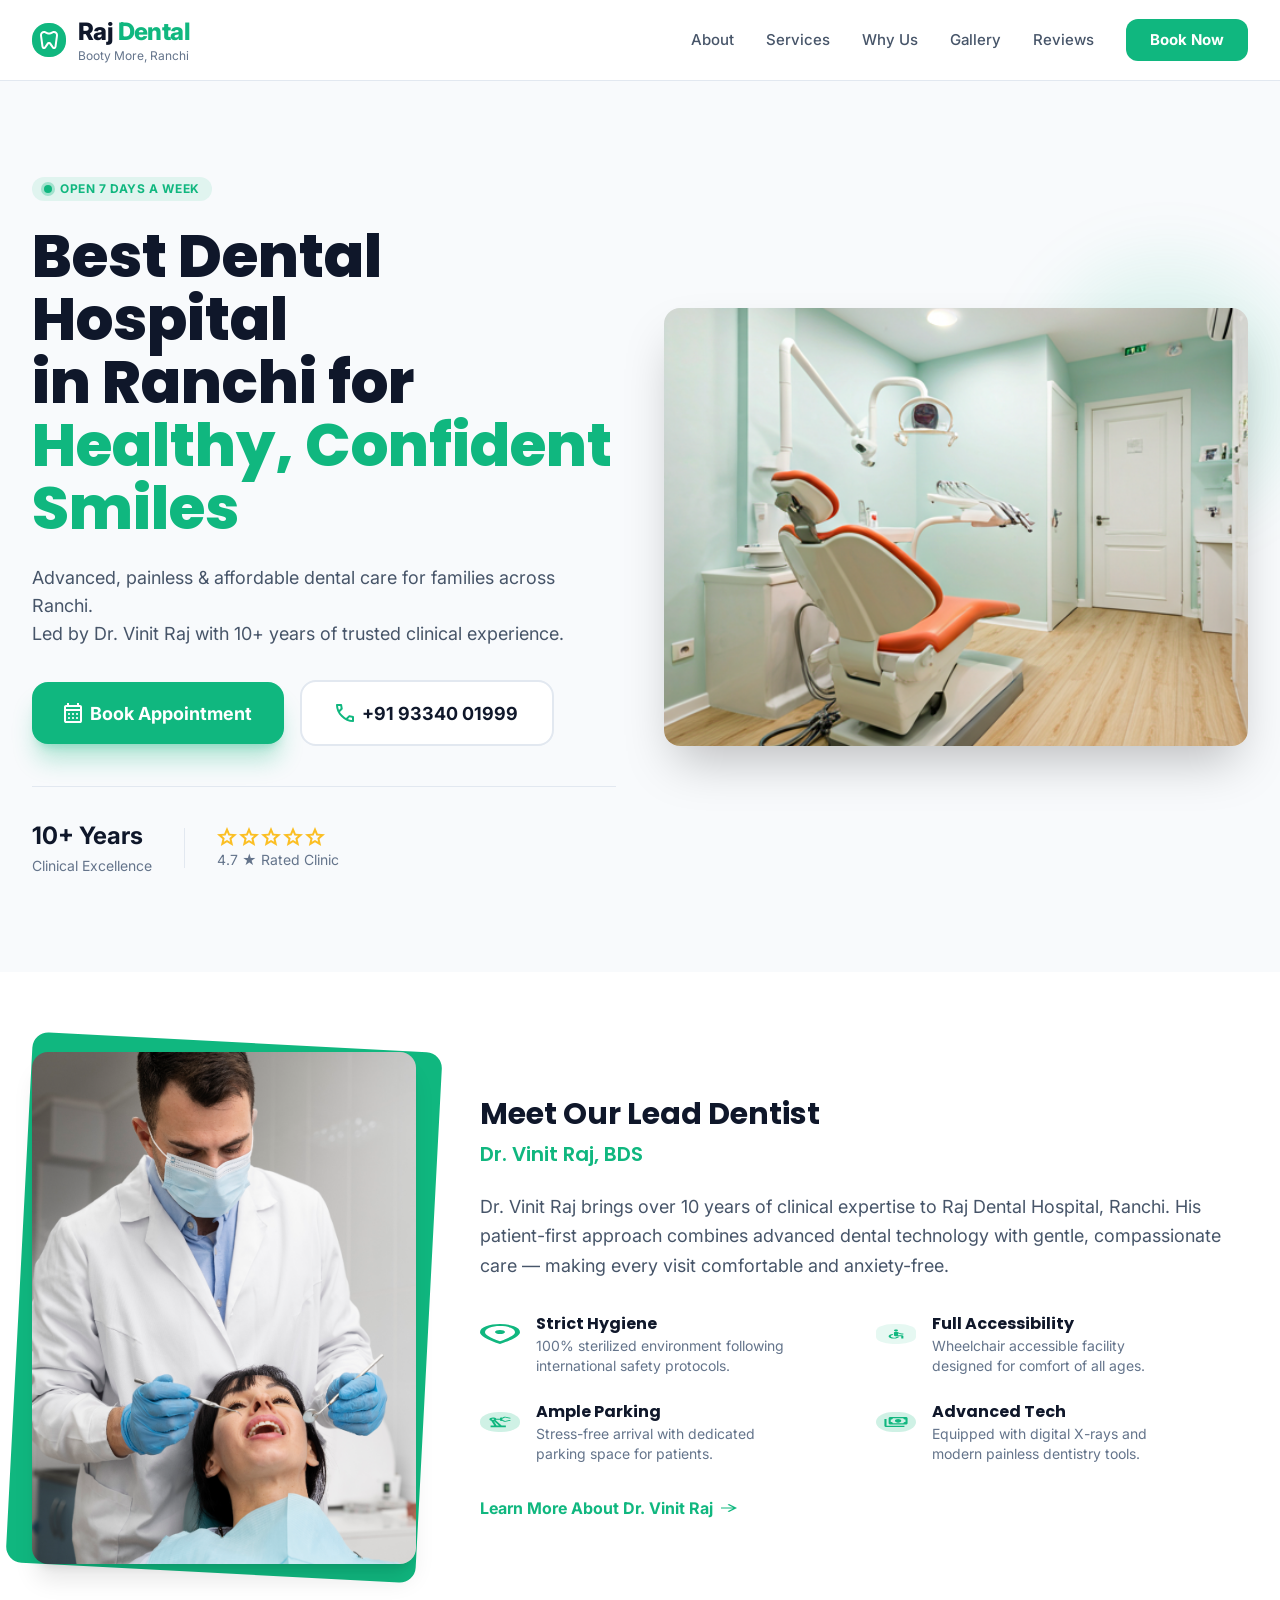
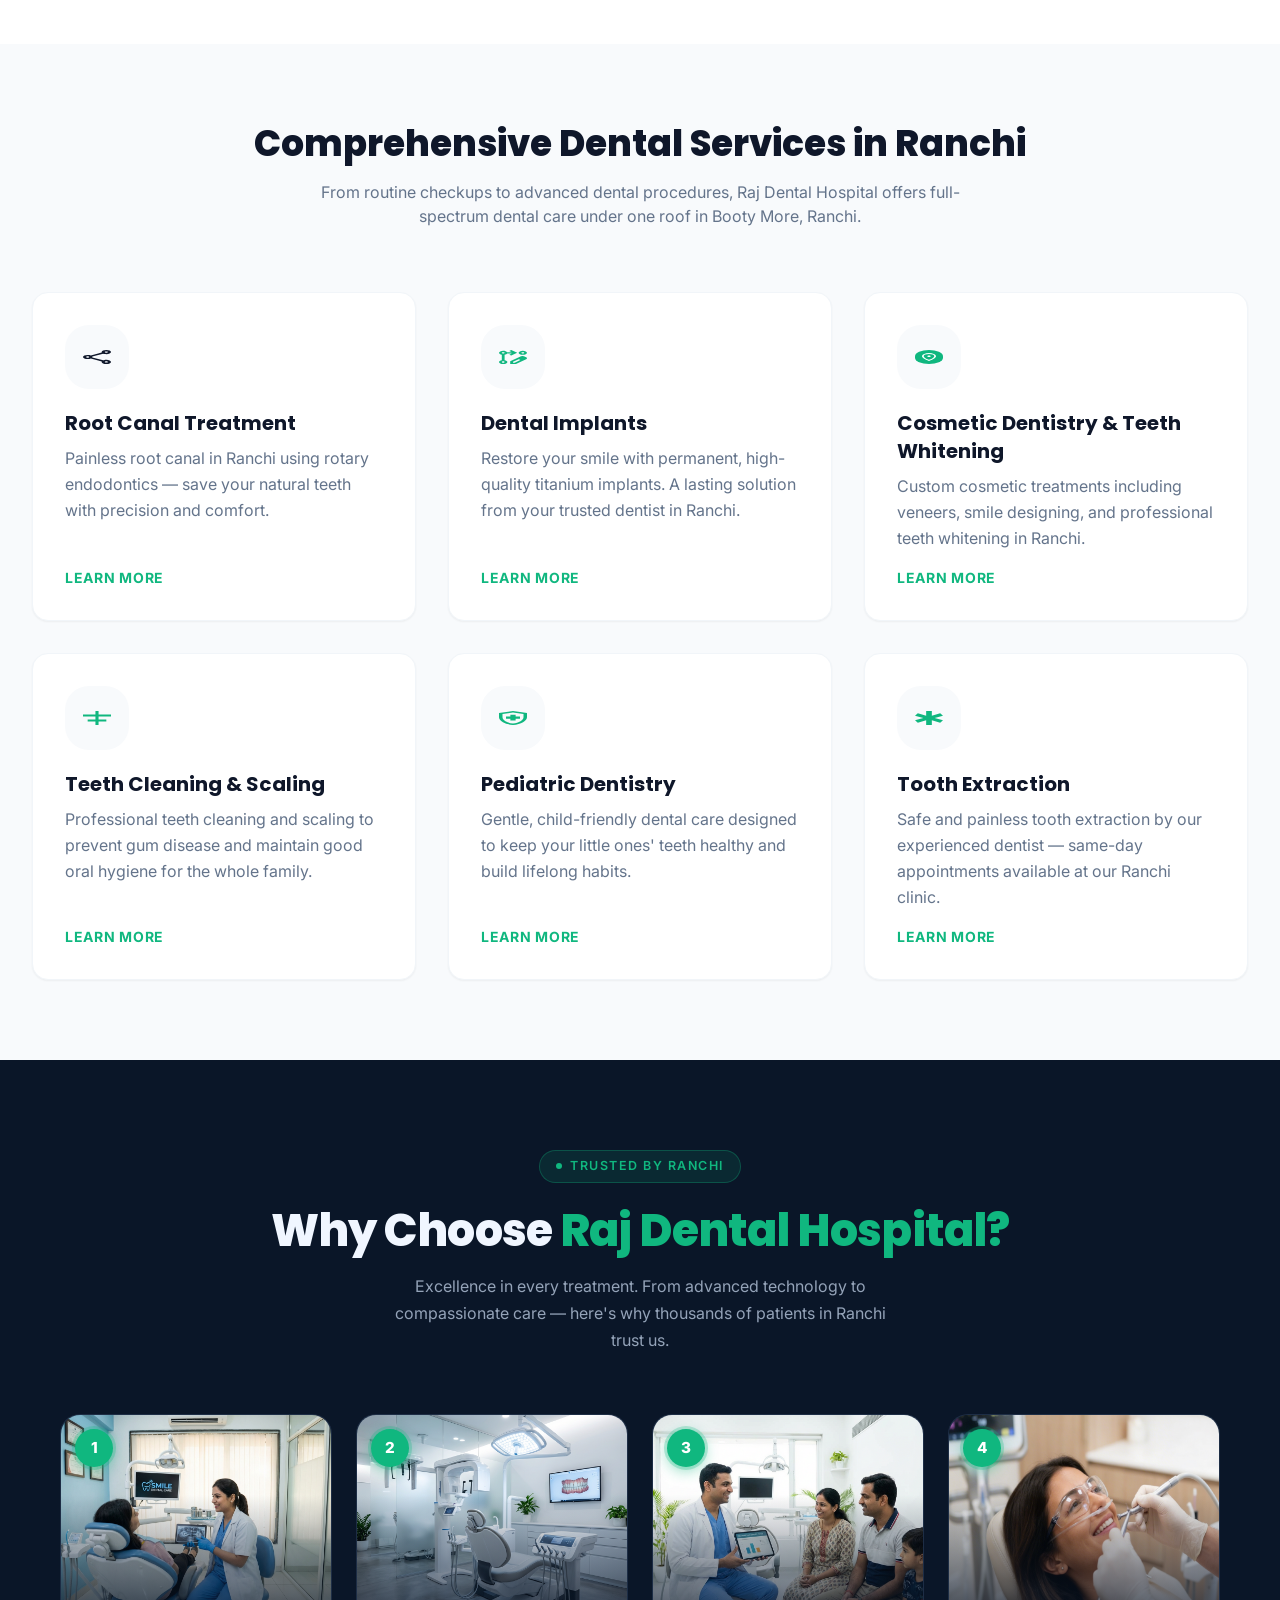
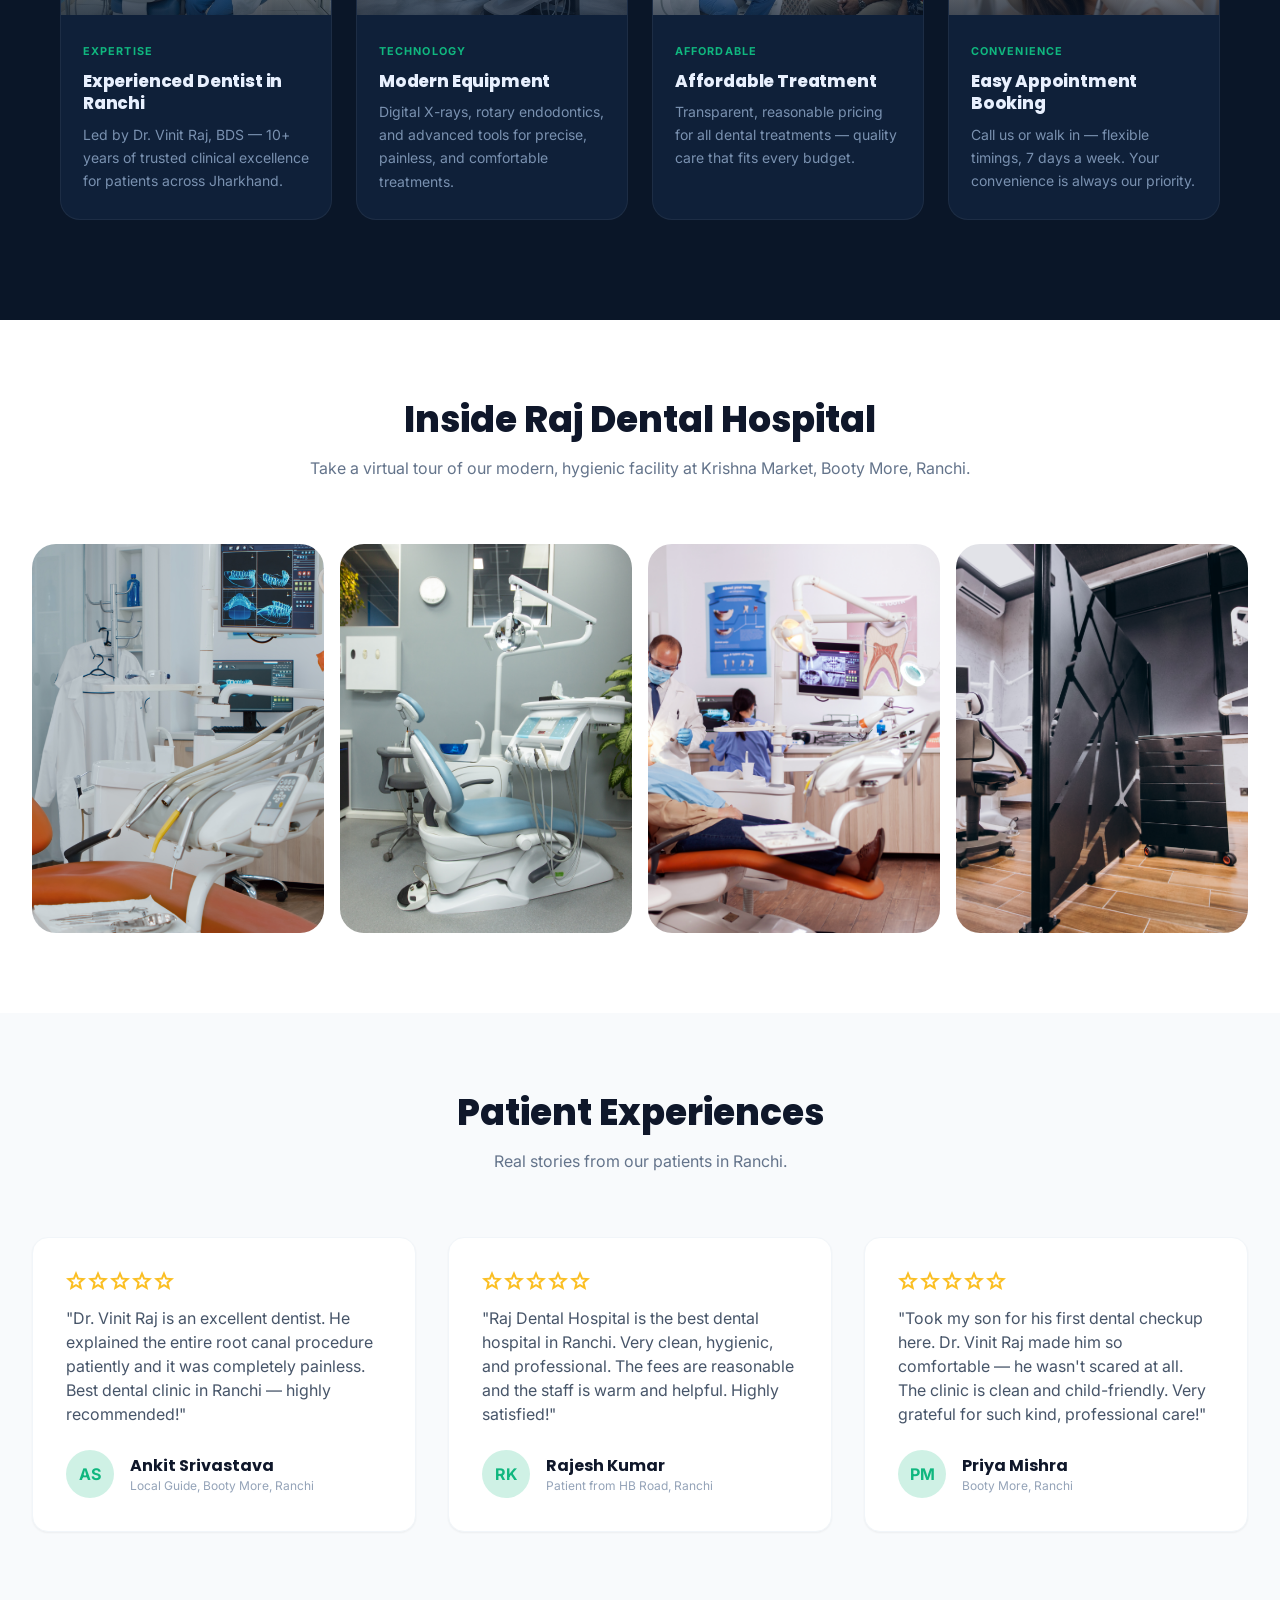
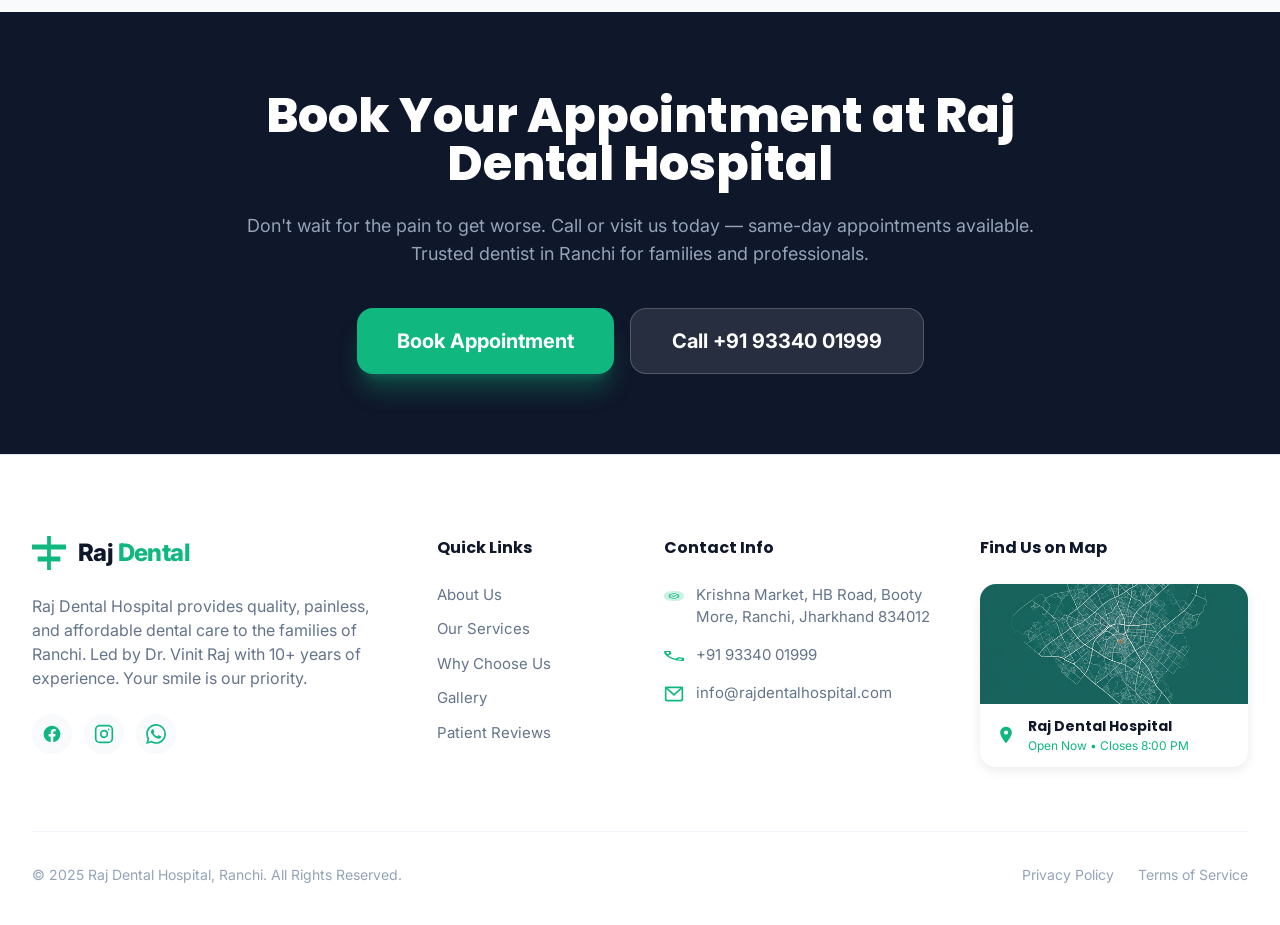
<file: pages/index.html>
<!DOCTYPE html>
<html lang="en">

<head>
    <meta charset="UTF-8">
    <meta name="viewport" content="width=device-width, initial-scale=1.0">
    <title>Best Dental Clinic in Ranchi | Raj Dental Hospital</title>
    <meta name="description"
        content="Raj Dental Hospital — trusted dentist in Ranchi with 10+ years experience. Book an appointment for root canal, implants, teeth whitening &amp; more at Krishna Market, Booty More, Ranchi.">
    <link rel="preconnect" href="https://fonts.googleapis.com">
    <link rel="preconnect" href="https://fonts.gstatic.com" crossorigin>
    <link
        href="https://fonts.googleapis.com/css2?family=Inter:wght@400;600;700;800&family=Poppins:wght@600;700;800&display=swap"
        rel="stylesheet">
    <link rel="stylesheet" href="../css/styles.css">
</head>

<body>

    <!-- Navigation -->
    <nav class="navbar">
        <div class="nav-container">
            <div class="nav-brand">
                <!-- Logo: Figma tooth icon -->
                <img src="../assets/images/953196547354cf94a3b4b38155a605d28f735e7d.svg" alt="Raj Dental Hospital Logo"
                    class="nav-brand-icon">
                <div class="nav-brand-text">
                    <div class="brand-title">Raj <span>Dental</span></div>
                    <div class="brand-subtitle">Booty More, Ranchi</div>
                </div>
            </div>

            <div class="nav-links" id="nav-links">
                <a href="about.html" class="nav-link">About</a>
                <a href="#services" class="nav-link">Services</a>
                <a href="why-choose-us.html" class="nav-link">Why Us</a>
                <a href="gallery.html" class="nav-link">Gallery</a>
                <a href="#reviews" class="nav-link">Reviews</a>
                <a href="#book" class="btn-book-now">Book Now</a>
            </div>

            <button class="nav-hamburger" id="nav-hamburger" aria-label="Toggle menu">
                <span></span>
                <span></span>
                <span></span>
            </button>
        </div>
    </nav>


    <!-- Hero Section -->
    <section class="hero">
        <div class="hero-wrapper">
            <div class="hero-content">
                <!-- Badge -->
                <div class="badge">
                    <div class="badge-dot"></div>
                    <div class="badge-text">Open 7 Days a Week</div>
                </div>

                <!-- Heading -->
                <h1 class="hero-title">
                    Best Dental Hospital<br>
                    in Ranchi for<br>
                    <span class="highlight">Healthy, Confident Smiles</span>
                </h1>

                <!-- Description -->
                <p class="hero-desc">
                    Advanced, painless &amp; affordable dental care for families across Ranchi.<br>
                    Led by Dr. Vinit Raj with 10+ years of trusted clinical experience.
                </p>

                <!-- CTA Buttons -->
                <div class="hero-actions">
                    <a href="#book" class="btn btn-primary">
                        <!-- Calendar icon: b17c1534 -->
                        <img src="../assets/images/b17c1534f9e226d7876cfb0d60ae6c6bd03df9e4.svg" alt="Book" width="18"
                            height="20">
                        Book Appointment
                    </a>
                    <a href="tel:+919334001999" class="btn btn-outline">
                        <!-- Phone handset icon: 5edb5cd4 -->
                        <img src="../assets/images/5edb5cd44d2ee440b016759f964e3b8d40abdf01.svg" alt="Phone" width="18"
                            height="18">
                        +91 93340 01999
                    </a>
                </div>

                <!-- Stats -->
                <div class="hero-stats">
                    <div class="stat-item">
                        <div class="stat-value">10+ Years</div>
                        <div class="stat-label">Clinical Excellence</div>
                    </div>
                    <div class="stat-divider"></div>
                    <div class="stat-item">
                        <div class="stars">
                            <!-- Star icon: 8265a0fa... is the yellow star SVG -->
                            <img src="../assets/images/8265a0fa4f4a4c5343c494d1fb8411aee17452a3.svg" alt="Star"
                                class="star-icon">
                            <img src="../assets/images/8265a0fa4f4a4c5343c494d1fb8411aee17452a3.svg" alt="Star"
                                class="star-icon">
                            <img src="../assets/images/8265a0fa4f4a4c5343c494d1fb8411aee17452a3.svg" alt="Star"
                                class="star-icon">
                            <img src="../assets/images/8265a0fa4f4a4c5343c494d1fb8411aee17452a3.svg" alt="Star"
                                class="star-icon">
                            <img src="../assets/images/8265a0fa4f4a4c5343c494d1fb8411aee17452a3.svg" alt="Star"
                                class="star-icon">
                        </div>
                        <div class="stat-label">4.7 ★ Rated Clinic</div>
                    </div>
                </div>
            </div>

            <!-- Hero Image -->
            <div class="hero-image-wrapper">
                <div class="hero-blob"></div>
                <div class="hero-image">
                    <img src="../assets/images/4198e0e31bb68d8bd988bd2019549af85e98d739.png"
                        alt="Modern Dental Clinic Interior">
                </div>
            </div>
        </div>
    </section>

    <!-- About Section -->
    <section class="about">
        <div class="about-wrapper">
            <div class="about-image">
                <div class="about-image-bg"></div>
                <div class="about-image-inner">
                    <img src="../assets/images/doctors/Dr. Vinit Raj.jpg" alt="Dr. Vinit Raj - Raj Dental Hospital">
                </div>
            </div>

            <div class="about-content">
                <h2 class="section-title">Meet Our Lead Dentist</h2>
                <div class="about-subtitle">Dr. Vinit Raj, BDS</div>

                <p class="about-desc">
                    Dr. Vinit Raj brings over 10 years of clinical expertise to Raj Dental Hospital, Ranchi. His
                    patient-first
                    approach combines advanced dental technology with gentle, compassionate care — making every visit
                    comfortable and anxiety-free.
                </p>

                <div class="features-grid">
                    <!-- Strict Hygiene -->
                    <div class="feature-item">
                        <!-- e5725a20: Map pin/location icon (used for "Strict Hygiene" in Figma) -->
                        <img src="../assets/images/e5725a20142ea0dbd943e444e42eea2c3fe86c05.svg" alt="Hygiene"
                            class="feature-icon">
                        <div>
                            <div class="feature-title">Strict Hygiene</div>
                            <div class="feature-desc">100% sterilized environment following international safety
                                protocols.</div>
                        </div>
                    </div>

                    <!-- Full Accessibility -->
                    <div class="feature-item">
                        <!-- 5979e1b7: A person icon (used for accessibility in Figma) -->
                        <img src="../assets/images/5979e1b7710568fcea038c627ab46500a8391e8f.svg" alt="Accessibility"
                            class="feature-icon">
                        <div>
                            <div class="feature-title">Full Accessibility</div>
                            <div class="feature-desc">Wheelchair accessible facility designed for comfort of all ages.
                            </div>
                        </div>
                    </div>

                    <!-- Ample Parking -->
                    <div class="feature-item">
                        <!-- b2fc955a: Bike/parking icon in Figma -->
                        <img src="../assets/images/b2fc955a3e6af6274951e5dd0dca5d21f29a1c99.svg" alt="Parking"
                            class="feature-icon">
                        <div>
                            <div class="feature-title">Ample Parking</div>
                            <div class="feature-desc">Stress-free arrival with dedicated parking space for patients.
                            </div>
                        </div>
                    </div>

                    <!-- Advanced Tech -->
                    <div class="feature-item">
                        <!-- c8a348d0: Tech/screen icon in Figma -->
                        <img src="../assets/images/c8a348d0a74dacab6a4068362412f7dc754e00d3.svg" alt="Tech"
                            class="feature-icon">
                        <div>
                            <div class="feature-title">Advanced Tech</div>
                            <div class="feature-desc">Equipped with digital X-rays and modern painless dentistry tools.
                            </div>
                        </div>
                    </div>
                </div>

                <a href="about.html" class="btn-link">
                    Learn More About Dr. Vinit Raj
                    <!-- Arrow right: 8d9b56a8 -->
                    <img src="../assets/images/8d9b56a8cc5ade4496957536d05b2cb7a28377c7.svg" alt="Arrow Right"
                        class="btn-link-icon">
                </a>
            </div>
        </div>
    </section>

    <!-- Services Grid -->
    <section id="services" class="services">
        <div class="container">
            <div class="section-header">
                <h2 class="section-title">Comprehensive Dental Services in Ranchi</h2>
                <p class="section-desc">From routine checkups to advanced dental procedures, Raj Dental Hospital offers
                    full-spectrum dental care under one roof in Booty More, Ranchi.</p>
            </div>

            <div class="services-grid">
                <!-- Root Canal Treatment -->
                <div class="service-card">
                    <div class="service-icon-wrapper">
                        <!-- ec009ec8: Share/tree icon used for Root Canal -->
                        <img src="../assets/images/ec009ec8927d6a283fafb9189bc6c9fbb7bd3d89.svg" alt="Root Canal"
                            class="service-icon">
                    </div>
                    <h3 class="service-title">Root Canal Treatment</h3>
                    <p class="service-desc">Painless root canal in Ranchi using rotary endodontics — save your natural
                        teeth with precision and comfort.</p>
                    <a href="why-choose-us.html" class="service-link">Learn More</a>
                </div>

                <!-- Dental Implants -->
                <div class="service-card">
                    <div class="service-icon-wrapper">
                        <!-- b63352242: Implant/chain icon -->
                        <img src="../assets/images/b63352242d9778cc66c78b56bb97baa309c9c44c.svg" alt="Dental Implants"
                            class="service-icon">
                    </div>
                    <h3 class="service-title">Dental Implants</h3>
                    <p class="service-desc">Restore your smile with permanent, high-quality titanium implants. A lasting
                        solution from your trusted dentist in Ranchi.</p>
                    <a href="why-choose-us.html" class="service-link">Learn More</a>
                </div>

                <!-- Smile Designing -->
                <div class="service-card">
                    <div class="service-icon-wrapper">
                        <!-- 26386981: Map pin icon -->
                        <img src="../assets/images/26386981f22f42660a9546320e54ce6bcb8b02d9.svg" alt="Smile Designing"
                            class="service-icon">
                    </div>
                    <h3 class="service-title">Cosmetic Dentistry &amp; Teeth Whitening</h3>
                    <p class="service-desc">Custom cosmetic treatments including veneers, smile designing, and
                        professional teeth whitening in Ranchi.</p>
                    <a href="why-choose-us.html" class="service-link">Learn More</a>
                </div>

                <!-- Orthodontics -->
                <div class="service-card">
                    <div class="service-icon-wrapper">
                        <!-- 595761e0: Cross/plus icon -->
                        <img src="../assets/images/595761e0f05aaebcca242eb888d30b97b92504af.svg" alt="Orthodontics"
                            class="service-icon">
                    </div>
                    <h3 class="service-title">Teeth Cleaning &amp; Scaling</h3>
                    <p class="service-desc">Professional teeth cleaning and scaling to prevent gum disease and maintain
                        good oral hygiene for the whole family.</p>
                    <a href="why-choose-us.html" class="service-link">Learn More</a>
                </div>

                <!-- Pediatric Dentistry -->
                <div class="service-card">
                    <div class="service-icon-wrapper">
                        <!-- 4000ca66: Shield icon -->
                        <img src="../assets/images/4000ca66a40ede325c764928a5ec41896bb84427.svg"
                            alt="Pediatric Dentistry" class="service-icon">
                    </div>
                    <h3 class="service-title">Pediatric Dentistry</h3>
                    <p class="service-desc">Gentle, child-friendly dental care designed to keep your little ones' teeth
                        healthy and build lifelong habits.</p>
                    <a href="why-choose-us.html" class="service-link">Learn More</a>
                </div>

                <!-- Emergency Care -->
                <div class="service-card">
                    <div class="service-icon-wrapper">
                        <!-- 6fcee8017: Asterisk/star burst icon -->
                        <img src="../assets/images/6fcee8017402ad745b20bb5c0f789d18a201c916.svg" alt="Emergency Care"
                            class="service-icon">
                    </div>
                    <h3 class="service-title">Tooth Extraction</h3>
                    <p class="service-desc">Safe and painless tooth extraction by our experienced dentist — same-day
                        appointments available at our Ranchi clinic.</p>
                    <a href="why-choose-us.html" class="service-link">Learn More</a>
                </div>
            </div>
        </div>
    </section>


    <!-- ========== WHY CHOOSE — Premium Redesign ========== -->
    <style>
        /* ---- Why Choose Premium ---- */
        .wcp-section {
            background: #0a1628;
            padding: 90px 24px 100px;
            font-family: 'Inter', 'Outfit', sans-serif;
        }

        .wcp-inner {
            max-width: 1160px;
            margin: 0 auto;
        }

        /* Header */
        .wcp-header {
            text-align: center;
            margin-bottom: 60px;
        }

        .wcp-eyebrow {
            display: inline-flex;
            align-items: center;
            gap: 8px;
            background: rgba(16, 183, 127, 0.12);
            border: 1px solid rgba(16, 183, 127, 0.3);
            color: #10b77f;
            font-size: 0.78rem;
            font-weight: 600;
            letter-spacing: 0.12em;
            text-transform: uppercase;
            padding: 6px 16px;
            border-radius: 100px;
            margin-bottom: 20px;
        }

        .wcp-eyebrow::before {
            content: '';
            width: 6px;
            height: 6px;
            background: #10b77f;
            border-radius: 50%;
            animation: wcpPulse 2s ease-in-out infinite;
        }

        @keyframes wcpPulse {

            0%,
            100% {
                opacity: 1;
                transform: scale(1);
            }

            50% {
                opacity: 0.4;
                transform: scale(0.7);
            }
        }

        .wcp-title {
            font-size: clamp(1.9rem, 4vw, 2.8rem);
            font-weight: 780;
            color: #f0f6ff;
            line-height: 1.25;
            margin: 0 0 14px;
            letter-spacing: -0.02em;
        }

        .wcp-title span {
            color: #10b77f;
        }

        .wcp-subtitle {
            color: #94a3b8;
            font-size: 1rem;
            max-width: 520px;
            margin: 0 auto;
            line-height: 1.7;
        }

        /* Grid */
        .wcp-grid {
            display: grid;
            grid-template-columns: repeat(4, 1fr);
            gap: 24px;
        }

        /* Card */
        .wcp-card {
            background: #0f2039;
            border: 1px solid rgba(255, 255, 255, 0.06);
            border-radius: 20px;
            overflow: hidden;
            position: relative;
            cursor: pointer;
            transition: transform 0.36s cubic-bezier(0.22, 1, 0.36, 1),
                box-shadow 0.36s cubic-bezier(0.22, 1, 0.36, 1),
                border-color 0.36s ease;
        }

        .wcp-card:hover {
            transform: translateY(-10px);
            box-shadow: 0 24px 60px rgba(16, 183, 127, 0.2),
                0 8px 24px rgba(0, 0, 0, 0.45);
            border-color: rgba(16, 183, 127, 0.35);
        }

        /* Image area */
        .wcp-card-img {
            position: relative;
            height: 200px;
            overflow: hidden;
        }

        .wcp-card-img img {
            width: 100%;
            height: 100%;
            object-fit: cover;
            transition: transform 0.5s cubic-bezier(0.22, 1, 0.36, 1);
            display: block;
        }

        .wcp-card:hover .wcp-card-img img {
            transform: scale(1.07);
        }

        /* Gradient overlay on image */
        .wcp-card-img::after {
            content: '';
            position: absolute;
            inset: 0;
            background: linear-gradient(to bottom,
                    transparent 40%,
                    rgba(10, 22, 40, 0.7) 100%);
            pointer-events: none;
        }

        /* Number badge */
        .wcp-badge {
            position: absolute;
            top: 14px;
            left: 14px;
            width: 38px;
            height: 38px;
            background: #10b77f;
            color: #fff;
            font-size: 0.95rem;
            font-weight: 800;
            border-radius: 50%;
            display: flex;
            align-items: center;
            justify-content: center;
            z-index: 2;
            box-shadow: 0 0 0 3px rgba(16, 183, 127, 0.25),
                0 4px 14px rgba(16, 183, 127, 0.45);
            transition: transform 0.3s ease, box-shadow 0.3s ease;
        }

        .wcp-card:hover .wcp-badge {
            transform: scale(1.12);
            box-shadow: 0 0 0 5px rgba(16, 183, 127, 0.2),
                0 6px 20px rgba(16, 183, 127, 0.6);
        }

        /* Card body */
        .wcp-card-body {
            padding: 22px 22px 26px;
        }

        .wcp-card-tag {
            display: inline-block;
            font-size: 0.68rem;
            font-weight: 700;
            letter-spacing: 0.1em;
            text-transform: uppercase;
            color: #10b77f;
            margin-bottom: 10px;
        }

        .wcp-card-heading {
            font-size: 1.05rem;
            font-weight: 720;
            color: #e8f0fe;
            margin: 0 0 8px;
            line-height: 1.35;
            letter-spacing: -0.01em;
        }

        .wcp-card-desc {
            font-size: 0.875rem;
            color: #7a91b0;
            line-height: 1.65;
            margin: 0;
        }

        /* Accent line on hover */
        .wcp-card::before {
            content: '';
            position: absolute;
            bottom: 0;
            left: 0;
            width: 0;
            height: 3px;
            background: linear-gradient(90deg, #10b77f, #06d6a0);
            border-radius: 0 0 0 20px;
            transition: width 0.45s cubic-bezier(0.22, 1, 0.36, 1);
        }

        .wcp-card:hover::before {
            width: 100%;
        }

        /* Responsive */
        @media (max-width: 1024px) {
            .wcp-grid {
                grid-template-columns: repeat(2, 1fr);
            }
        }

        @media (max-width: 580px) {
            .wcp-section {
                padding: 60px 16px 70px;
            }

            .wcp-grid {
                grid-template-columns: 1fr;
            }

            .wcp-card-img {
                height: 220px;
            }
        }
    </style>

    <section class="wcp-section" id="why-choose">
        <div class="wcp-inner">

            <!-- Section Header -->
            <div class="wcp-header">
                <div class="wcp-eyebrow">Trusted by Ranchi</div>
                <h2 class="wcp-title">Why Choose <span>Raj Dental Hospital?</span></h2>
                <p class="wcp-subtitle">Excellence in every treatment. From advanced technology to compassionate care —
                    here's why thousands of patients in Ranchi trust us.</p>
            </div>

            <!-- 4 Cards Grid -->
            <div class="wcp-grid">

                <!-- Card 1 -->
                <div class="wcp-card">
                    <div class="wcp-card-img">
                        <img src="../assets/images/elements/1.jpeg" alt="Experienced Dentist in Ranchi">
                        <div class="wcp-badge">1</div>
                    </div>
                    <div class="wcp-card-body">
                        <span class="wcp-card-tag">Expertise</span>
                        <h3 class="wcp-card-heading">Experienced Dentist in Ranchi</h3>
                        <p class="wcp-card-desc">Led by Dr. Vinit Raj, BDS — 10+ years of trusted clinical excellence
                            for patients across Jharkhand.</p>
                    </div>
                </div>

                <!-- Card 2 -->
                <div class="wcp-card">
                    <div class="wcp-card-img">
                        <img src="../assets/images/elements/2.png" alt="Modern Dental Equipment">
                        <div class="wcp-badge">2</div>
                    </div>
                    <div class="wcp-card-body">
                        <span class="wcp-card-tag">Technology</span>
                        <h3 class="wcp-card-heading">Modern Equipment</h3>
                        <p class="wcp-card-desc">Digital X-rays, rotary endodontics, and advanced tools for precise,
                            painless, and comfortable treatments.</p>
                    </div>
                </div>

                <!-- Card 3 -->
                <div class="wcp-card">
                    <div class="wcp-card-img">
                        <img src="../assets/images/elements/3.png" alt="Affordable Dental Treatment Ranchi">
                        <div class="wcp-badge">3</div>
                    </div>
                    <div class="wcp-card-body">
                        <span class="wcp-card-tag">Affordable</span>
                        <h3 class="wcp-card-heading">Affordable Treatment</h3>
                        <p class="wcp-card-desc">Transparent, reasonable pricing for all dental treatments — quality
                            care that fits every budget.</p>
                    </div>
                </div>

                <!-- Card 4 -->
                <div class="wcp-card">
                    <div class="wcp-card-img">
                        <img src="../assets/images/elements/4.jpeg" alt="Easy Appointment Booking Ranchi Dental">
                        <div class="wcp-badge">4</div>
                    </div>
                    <div class="wcp-card-body">
                        <span class="wcp-card-tag">Convenience</span>
                        <h3 class="wcp-card-heading">Easy Appointment Booking</h3>
                        <p class="wcp-card-desc">Call us or walk in — flexible timings, 7 days a week. Your convenience
                            is always our priority.</p>
                    </div>
                </div>

            </div>
        </div>
    </section>


    <!-- Gallery Section -->
    <section class="gallery">
        <div class="container">
            <div class="section-header">
                <h2 class="section-title">Inside Raj Dental Hospital</h2>
                <p class="section-desc">Take a virtual tour of our modern, hygienic facility at Krishna Market, Booty
                    More, Ranchi.</p>
            </div>

            <div class="gallery-grid">
                <div class="gallery-item">
                    <img src="../assets/images/doctors/equp1.jpg" alt="Raj Dental Hospital - Advanced Equipment">
                </div>
                <div class="gallery-item">
                    <img src="../assets/images/doctors/equp2.jpg" alt="Raj Dental Hospital - Dental Chair & Unit">
                </div>
                <div class="gallery-item">
                    <img src="../assets/images/doctors/equp3.jpg" alt="Raj Dental Hospital - Treatment Room">
                </div>
                <div class="gallery-item">
                    <img src="../assets/images/doctors/equp4.jpg" alt="Raj Dental Hospital - Modern Clinic Interior">
                </div>
            </div>
        </div>
    </section>

    <!-- Testimonials Section -->
    <section id="reviews" class="testimonials">
        <div class="container">
            <div class="section-header">
                <h2 class="section-title">Patient Experiences</h2>
                <p class="section-desc">Real stories from our patients in Ranchi.</p>
            </div>

            <div class="reviews-grid">
                <!-- Review 1 -->
                <div class="review-card">
                    <div class="stars">
                        <img src="../assets/images/8265a0fa4f4a4c5343c494d1fb8411aee17452a3.svg" alt="Star"
                            class="star-icon">
                        <img src="../assets/images/8265a0fa4f4a4c5343c494d1fb8411aee17452a3.svg" alt="Star"
                            class="star-icon">
                        <img src="../assets/images/8265a0fa4f4a4c5343c494d1fb8411aee17452a3.svg" alt="Star"
                            class="star-icon">
                        <img src="../assets/images/8265a0fa4f4a4c5343c494d1fb8411aee17452a3.svg" alt="Star"
                            class="star-icon">
                        <img src="../assets/images/8265a0fa4f4a4c5343c494d1fb8411aee17452a3.svg" alt="Star"
                            class="star-icon">
                    </div>
                    <p class="review-text">"Dr. Vinit Raj is an excellent dentist. He explained the entire root canal
                        procedure patiently and it was completely painless. Best dental clinic in Ranchi — highly
                        recommended!"</p>
                    <div class="reviewer">
                        <div class="reviewer-avatar">AS</div>
                        <div class="reviewer-info">
                            <div class="reviewer-name">Ankit Srivastava</div>
                            <div class="reviewer-loc">Local Guide, Booty More, Ranchi</div>
                        </div>
                    </div>
                </div>

                <!-- Review 2 -->
                <div class="review-card">
                    <div class="stars">
                        <img src="../assets/images/8265a0fa4f4a4c5343c494d1fb8411aee17452a3.svg" alt="Star"
                            class="star-icon">
                        <img src="../assets/images/8265a0fa4f4a4c5343c494d1fb8411aee17452a3.svg" alt="Star"
                            class="star-icon">
                        <img src="../assets/images/8265a0fa4f4a4c5343c494d1fb8411aee17452a3.svg" alt="Star"
                            class="star-icon">
                        <img src="../assets/images/8265a0fa4f4a4c5343c494d1fb8411aee17452a3.svg" alt="Star"
                            class="star-icon">
                        <img src="../assets/images/8265a0fa4f4a4c5343c494d1fb8411aee17452a3.svg" alt="Star"
                            class="star-icon">
                    </div>
                    <p class="review-text">"Raj Dental Hospital is the best dental hospital in Ranchi. Very clean,
                        hygienic, and professional. The fees are reasonable and the staff is warm and helpful. Highly
                        satisfied!"</p>
                    <div class="reviewer">
                        <div class="reviewer-avatar">RK</div>
                        <div class="reviewer-info">
                            <div class="reviewer-name">Rajesh Kumar</div>
                            <div class="reviewer-loc">Patient from HB Road, Ranchi</div>
                        </div>
                    </div>
                </div>

                <!-- Review 3 -->
                <div class="review-card">
                    <div class="stars">
                        <img src="../assets/images/8265a0fa4f4a4c5343c494d1fb8411aee17452a3.svg" alt="Star"
                            class="star-icon">
                        <img src="../assets/images/8265a0fa4f4a4c5343c494d1fb8411aee17452a3.svg" alt="Star"
                            class="star-icon">
                        <img src="../assets/images/8265a0fa4f4a4c5343c494d1fb8411aee17452a3.svg" alt="Star"
                            class="star-icon">
                        <img src="../assets/images/8265a0fa4f4a4c5343c494d1fb8411aee17452a3.svg" alt="Star"
                            class="star-icon">
                        <img src="../assets/images/8265a0fa4f4a4c5343c494d1fb8411aee17452a3.svg" alt="Star"
                            class="star-icon">
                    </div>
                    <p class="review-text">"Took my son for his first dental checkup here. Dr. Vinit Raj made him so
                        comfortable — he wasn't scared at all. The clinic is clean and child-friendly. Very grateful for
                        such kind, professional care!"</p>
                    <div class="reviewer">
                        <div class="reviewer-avatar">PM</div>
                        <div class="reviewer-info">
                            <div class="reviewer-name">Priya Mishra</div>
                            <div class="reviewer-loc">Booty More, Ranchi</div>
                        </div>
                    </div>
                </div>
            </div>
        </div>
    </section>

    <!-- Final CTA Section -->
    <section id="book" class="cta">
        <div class="cta-container">
            <h2 class="cta-title">Book Your Appointment at Raj Dental Hospital</h2>
            <p class="cta-desc">Don't wait for the pain to get worse. Call or visit us today — same-day appointments
                available. Trusted dentist in Ranchi for families and professionals.</p>

            <div class="cta-actions">
                <a href="tel:+919334001999" class="btn btn-primary btn-cta">Book Appointment</a>
                <a href="tel:+919334001999" class="btn btn-cta-outline">Call +91 93340 01999</a>
            </div>
        </div>
    </section>

    <!-- Footer -->
    <footer class="footer">
        <div class="container">
            <div class="footer-top">
                <div class="footer-col footer-brand">
                    <!-- Brand -->
                    <div class="nav-brand" style="margin-bottom: 0;">
                        <!-- Green cross logo (same as navbar) -->
                        <img src="../assets/images/595761e0f05aaebcca242eb888d30b97b92504af.svg" alt="Logo"
                            class="nav-brand-icon">
                        <div class="nav-brand-text">
                            <div class="brand-title">Raj <span>Dental</span></div>
                        </div>
                    </div>
                    <p class="footer-desc">Raj Dental Hospital provides quality, painless, and affordable dental care to
                        the families of Ranchi. Led by Dr. Vinit Raj with 10+ years of experience. Your smile is our
                        priority.</p>
                    <div class="social-links">
                        <!-- Facebook -->
                        <a href="#" class="social-link" aria-label="Facebook">
                            <svg class="social-icon" viewBox="0 0 24 24" fill="#10b77f"
                                xmlns="http://www.w3.org/2000/svg">
                                <path
                                    d="M22 12c0-5.523-4.477-10-10-10S2 6.477 2 12c0 4.991 3.657 9.128 8.438 9.878V14.89h-2.54V12h2.54V9.797c0-2.506 1.492-3.89 3.777-3.89 1.094 0 2.238.195 2.238.195v2.46h-1.26c-1.243 0-1.63.771-1.63 1.562V12h2.773l-.443 2.89h-2.33v6.988C18.343 21.128 22 16.991 22 12z" />
                            </svg>
                        </a>
                        <!-- Instagram -->
                        <a href="#" class="social-link" aria-label="Instagram">
                            <svg class="social-icon" viewBox="0 0 24 24" fill="none" stroke="#10b77f" stroke-width="2"
                                stroke-linecap="round" stroke-linejoin="round" xmlns="http://www.w3.org/2000/svg">
                                <rect x="2" y="2" width="20" height="20" rx="5" ry="5" />
                                <path d="M16 11.37A4 4 0 1 1 12.63 8 4 4 0 0 1 16 11.37z" />
                                <line x1="17.5" y1="6.5" x2="17.51" y2="6.5" />
                            </svg>
                        </a>
                        <!-- WhatsApp -->
                        <a href="https://wa.me/919334001999" class="social-link" aria-label="WhatsApp">
                            <svg class="social-icon" viewBox="0 0 24 24" fill="#10b77f"
                                xmlns="http://www.w3.org/2000/svg">
                                <path
                                    d="M17.472 14.382c-.297-.149-1.758-.867-2.03-.967-.273-.099-.471-.148-.67.15-.197.297-.767.966-.94 1.164-.173.199-.347.223-.644.075-.297-.15-1.255-.463-2.39-1.475-.883-.788-1.48-1.761-1.653-2.059-.173-.297-.018-.458.13-.606.134-.133.298-.347.446-.52.149-.174.198-.298.298-.497.099-.198.05-.371-.025-.52-.075-.149-.669-1.612-.916-2.207-.242-.579-.487-.5-.669-.51-.173-.008-.371-.01-.57-.01-.198 0-.52.074-.792.372-.272.297-1.04 1.016-1.04 2.479 0 1.462 1.065 2.875 1.213 3.074.149.198 2.096 3.2 5.077 4.487.709.306 1.262.489 1.694.625.712.227 1.36.195 1.871.118.571-.085 1.758-.719 2.006-1.413.248-.694.248-1.289.173-1.413-.074-.124-.272-.198-.57-.347m-5.421 7.403h-.004a9.87 9.87 0 0 1-5.031-1.378l-.361-.214-3.741.982.998-3.648-.235-.374a9.86 9.86 0 0 1-1.51-5.26c.001-5.45 4.436-9.884 9.888-9.884 2.64 0 5.122 1.03 6.988 2.898a9.825 9.825 0 0 1 2.893 6.994c-.003 5.45-4.437 9.884-9.885 9.884m8.413-18.297A11.815 11.815 0 0 0 12.05 0C5.495 0 .16 5.335.157 11.892c0 2.096.547 4.142 1.588 5.945L.057 24l6.305-1.654a11.882 11.882 0 0 0 5.683 1.448h.005c6.554 0 11.89-5.335 11.893-11.893a11.821 11.821 0 0 0-3.48-8.413z" />
                            </svg>
                        </a>
                    </div>
                </div>

                <div class="footer-col footer-links">
                    <h4 class="footer-subtitle">Quick Links</h4>
                    <div class="footer-nav">
                        <a href="about.html">About Us</a>
                        <a href="#services">Our Services</a>
                        <a href="why-choose-us.html">Why Choose Us</a>
                        <a href="gallery.html">Gallery</a>
                        <a href="#reviews">Patient Reviews</a>
                    </div>
                </div>

                <div class="footer-col footer-contact">
                    <h4 class="footer-subtitle">Contact Info</h4>
                    <div class="contact-list">
                        <div class="contact-item">
                            <!-- 9a6bcec3: Verified badge/checkmark icon in Figma -->
                            <img src="../assets/images/9a6bcec38778096ab6cd6cb2c67cafc4610db789.svg" alt="Location"
                                class="contact-icon">
                            <div class="contact-text">Krishna Market, HB Road, Booty More, Ranchi, Jharkhand 834012
                            </div>
                        </div>
                        <div class="contact-item">
                            <!-- 5edb5cd4: Phone handset icon -->
                            <img src="../assets/images/5edb5cd44d2ee440b016759f964e3b8d40abdf01.svg" alt="Phone"
                                class="contact-icon">
                            <div class="contact-text">+91 93340 01999</div>
                        </div>
                        <div class="contact-item">
                            <!-- Inline email/envelope icon -->
                            <svg class="contact-icon" viewBox="0 0 24 24" fill="none" stroke="#10b77f" stroke-width="2"
                                stroke-linecap="round" stroke-linejoin="round" xmlns="http://www.w3.org/2000/svg">
                                <rect x="2" y="4" width="20" height="16" rx="2" />
                                <polyline points="2,4 12,13 22,4" />
                            </svg>
                            <div class="contact-text">info@rajdentalhospital.com</div>
                        </div>
                    </div>
                </div>

                <div class="footer-col footer-map">
                    <h4 class="footer-subtitle">Find Us on Map</h4>
                    <div class="map-card">
                        <div class="map-bg">
                            <img src="../assets/images/296af2815481a9e906a34c4d7c5adf667e8d25dc.png" alt="Map">
                        </div>
                        <div class="map-info">
                            <!-- Inline map pin icon -->
                            <svg class="map-icon" viewBox="0 0 24 24" fill="none" xmlns="http://www.w3.org/2000/svg">
                                <path
                                    d="M12 2C8.13 2 5 5.13 5 9c0 5.25 7 13 7 13s7-7.75 7-13c0-3.87-3.13-7-7-7zm0 9.5c-1.38 0-2.5-1.12-2.5-2.5s1.12-2.5 2.5-2.5 2.5 1.12 2.5 2.5-1.12 2.5-2.5 2.5z"
                                    fill="#10b77f" />
                            </svg>
                            <div>
                                <div class="map-title">Raj Dental Hospital</div>
                                <div class="map-status">Open Now • Closes 8:00 PM</div>
                            </div>
                        </div>
                    </div>
                </div>
            </div>

            <div class="footer-bottom">
                <div class="copyright">© 2025 Raj Dental Hospital, Ranchi. All Rights Reserved.</div>
                <div class="legal-links">
                    <a href="#">Privacy Policy</a>
                    <a href="#">Terms of Service</a>
                </div>
            </div>
        </div>
    </footer>

    <script>
        const hamburger = document.getElementById('nav-hamburger');
        const navLinks = document.getElementById('nav-links');
        hamburger.addEventListener('click', () => {
            hamburger.classList.toggle('open');
            navLinks.classList.toggle('mobile-open');
        });
        // Close menu when a link is clicked
        navLinks.querySelectorAll('a').forEach(link => {
            link.addEventListener('click', () => {
                hamburger.classList.remove('open');
                navLinks.classList.remove('mobile-open');
            });
        });
    </script>

</body>

</html>
</file>
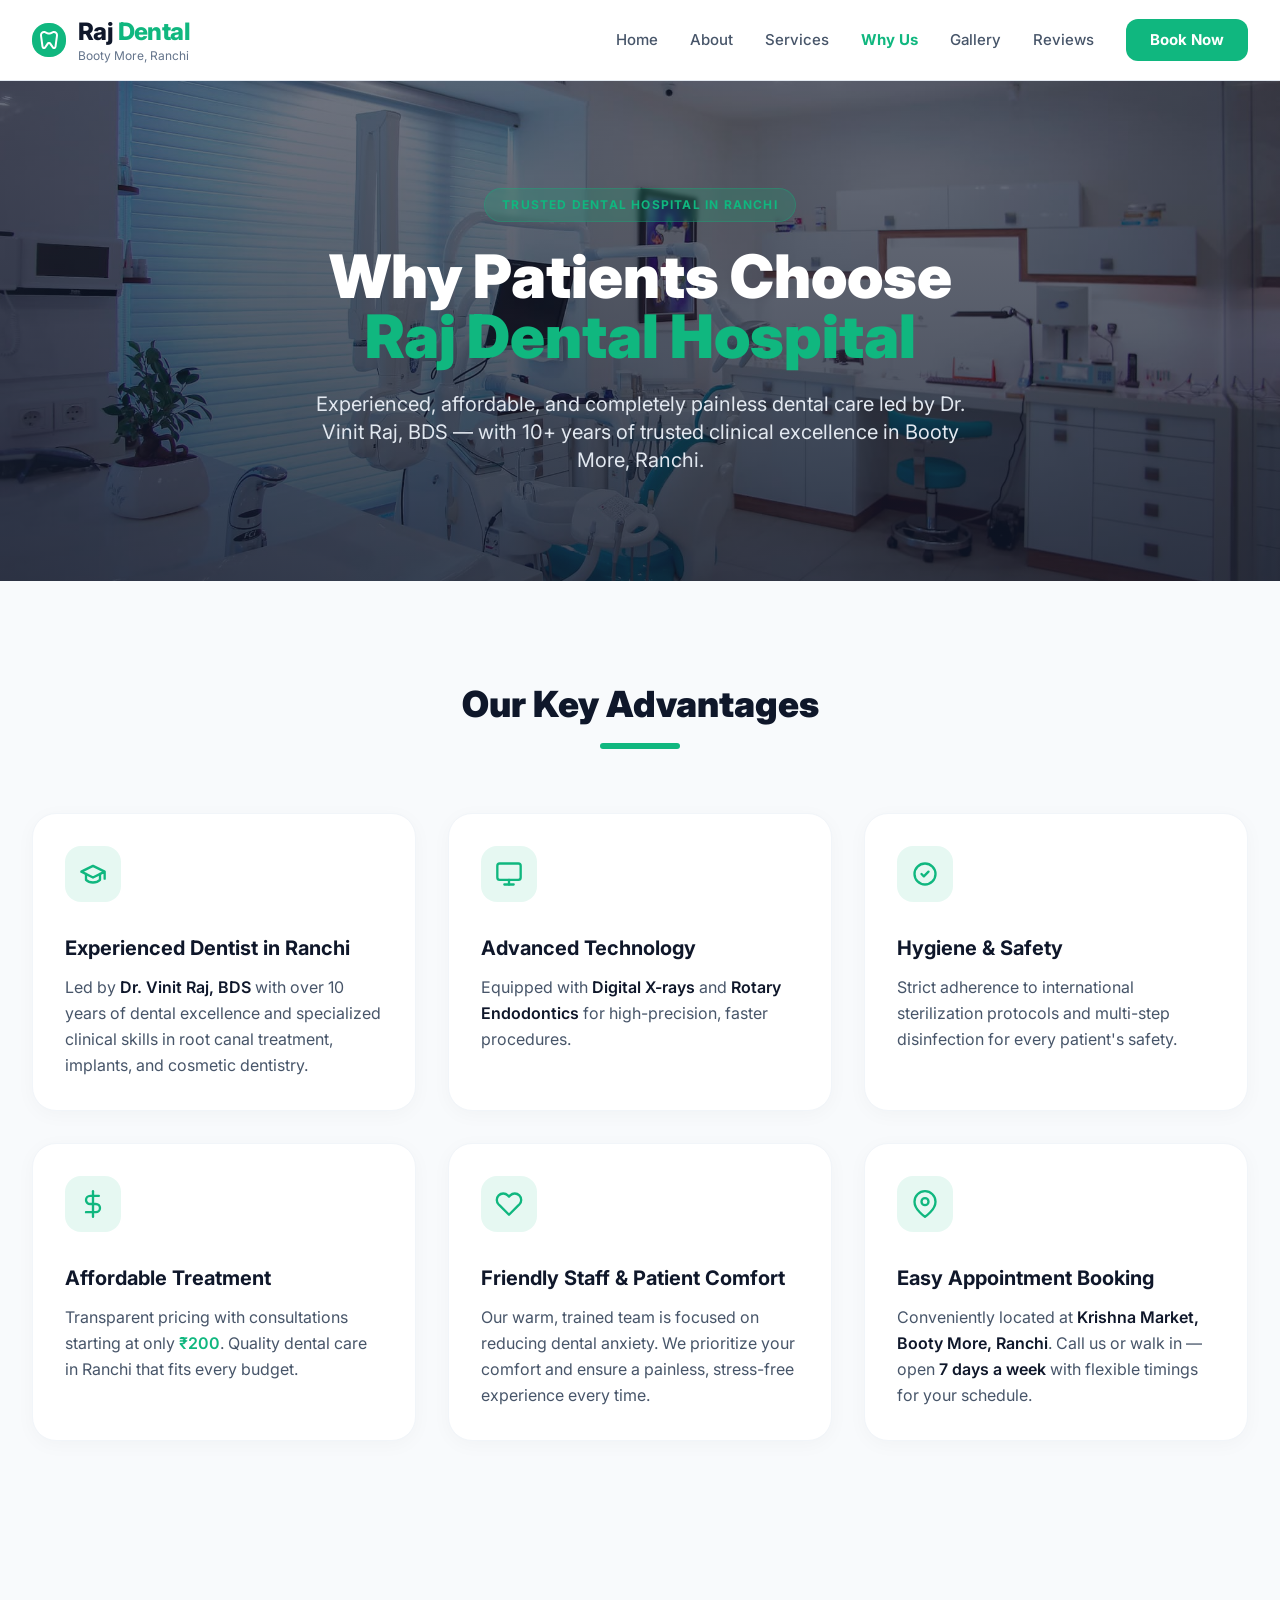
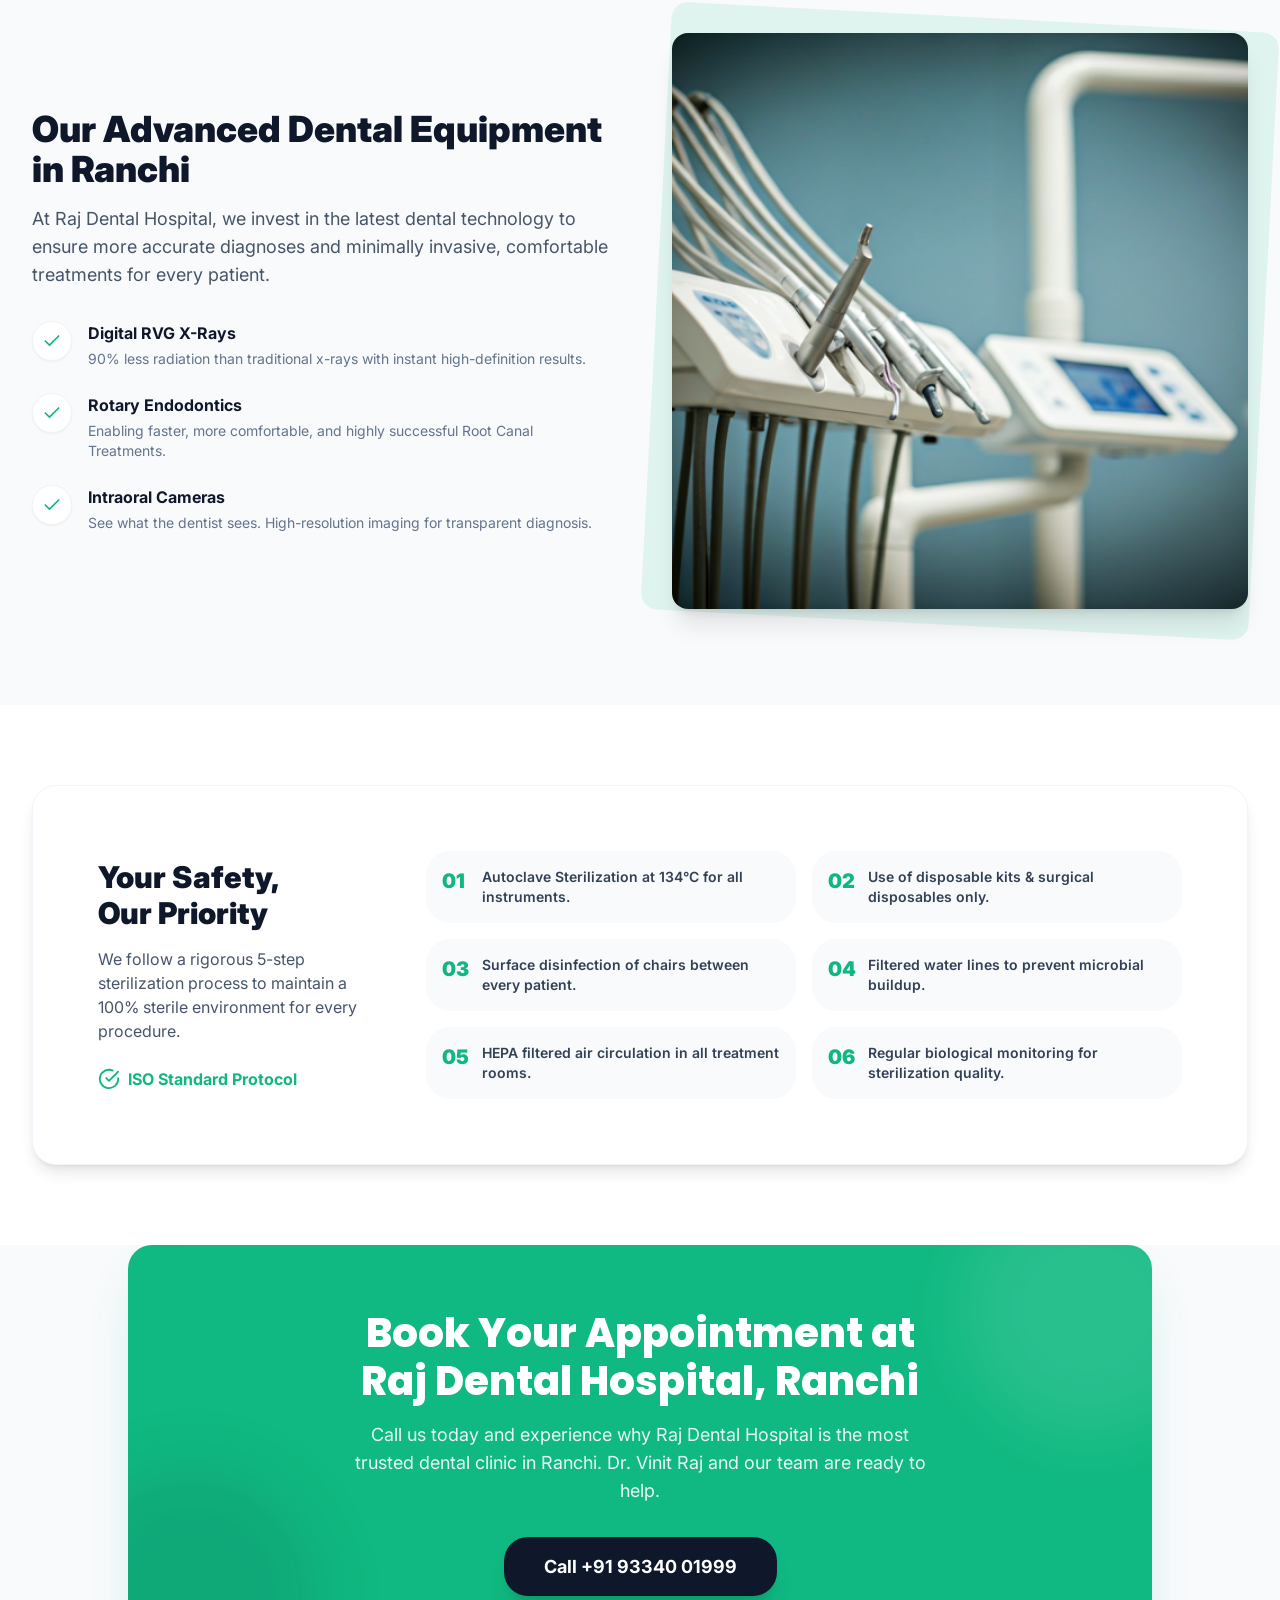
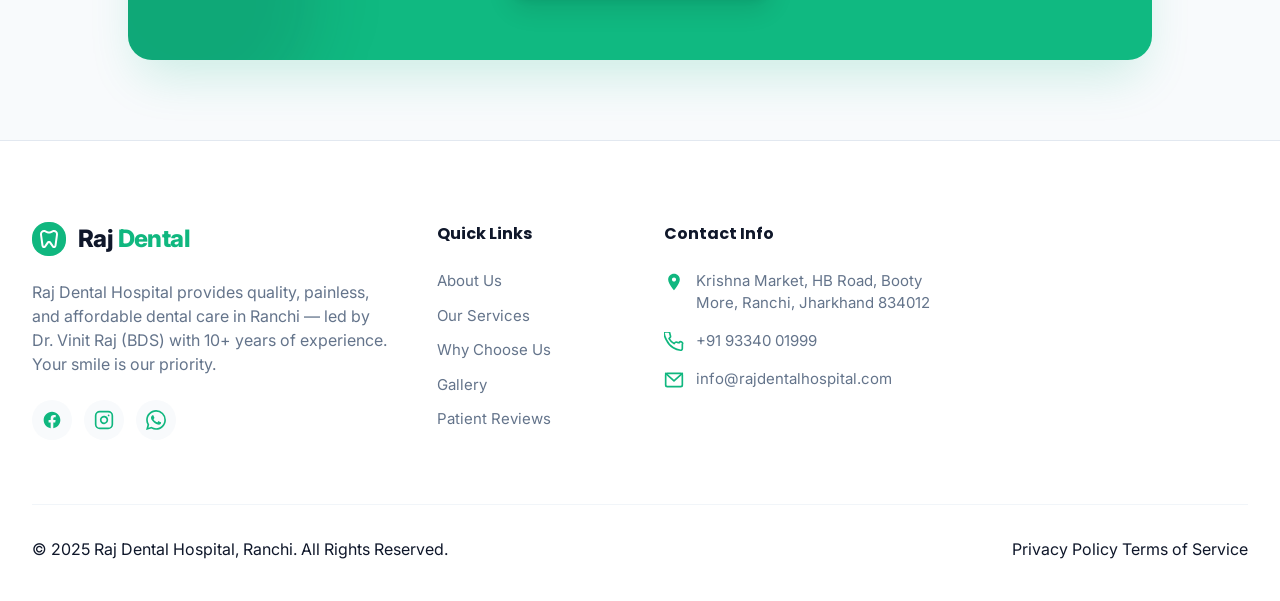
<file: pages/why-choose-us.html>
<!DOCTYPE html>
<html lang="en">

<head>
    <meta charset="UTF-8">
    <meta name="viewport" content="width=device-width, initial-scale=1.0">
    <title>Why Choose Raj Dental Hospital | Best Dentist in Ranchi</title>
    <meta name="description"
        content="Discover why thousands of patients in Ranchi trust Raj Dental Hospital — experienced dentist Dr. Vinit Raj, advanced technology, strict hygiene, affordable pricing, and easy appointment booking.">
    <link rel="preconnect" href="https://fonts.googleapis.com">
    <link rel="preconnect" href="https://fonts.gstatic.com" crossorigin>
    <link
        href="https://fonts.googleapis.com/css2?family=Inter:wght@300;400;500;600;700;800;900&family=Poppins:wght@600;700;800&display=swap"
        rel="stylesheet">
    <link rel="stylesheet" href="../css/styles.css">
    <style>
        /* ===== WHY CHOOSE US PAGE STYLES ===== */

        /* Hero */
        .wcu-hero {
            position: relative;
            height: 500px;
            display: flex;
            align-items: center;
            justify-content: center;
            overflow: hidden;
            margin-top: 81px;
        }

        .wcu-hero-bg {
            position: absolute;
            inset: 0;
            pointer-events: none;
        }

        .wcu-hero-bg img {
            position: absolute;
            left: 0;
            width: 100%;
            height: 171.16%;
            top: -35.58%;
            object-fit: cover;
            max-width: none;
        }

        .wcu-hero-overlay {
            position: absolute;
            inset: 0;
            background: linear-gradient(to bottom, rgba(15, 23, 42, 0.6), rgba(15, 23, 42, 0.8));
        }

        .wcu-hero-content {
            position: relative;
            z-index: 1;
            text-align: center;
            max-width: 896px;
            padding: 0 16px;
            display: flex;
            flex-direction: column;
            gap: 24px;
            align-items: center;
        }

        .wcu-badge {
            display: inline-flex;
            background: rgba(16, 183, 127, 0.2);
            border: 1px solid rgba(16, 183, 127, 0.3);
            backdrop-filter: blur(2px);
            padding: 7px 17px;
            border-radius: 9999px;
        }

        .wcu-badge span {
            font-family: 'Inter', sans-serif;
            font-weight: 700;
            font-size: 12px;
            color: #10b77f;
            letter-spacing: 1.2px;
            text-transform: uppercase;
        }

        .wcu-hero-content h1 {
            font-family: 'Inter', sans-serif;
            font-weight: 900;
            font-size: 60px;
            line-height: 60px;
            color: #fff;
            margin: 0;
        }

        .wcu-hero-content h1 span {
            color: #10b77f;
        }

        .wcu-hero-content p {
            font-family: 'Inter', sans-serif;
            font-size: 20px;
            line-height: 28px;
            color: #e2e8f0;
            max-width: 672px;
            margin: 0;
        }

        /* Section wrapper */
        .wcu-section {
            padding: 96px 32px;
            max-width: 1280px;
            margin: 0 auto;
        }

        /* Section header */
        .wcu-section-header {
            text-align: center;
            margin-bottom: 64px;
        }

        .wcu-section-header h2 {
            font-family: 'Inter', sans-serif;
            font-weight: 900;
            font-size: 36px;
            color: #0f172a;
            margin-bottom: 12px;
        }

        .wcu-divider {
            width: 80px;
            height: 6px;
            background: #10b77f;
            border-radius: 9999px;
            margin: 0 auto;
        }

        /* Advantages Grid — 3 col / 2 row */
        .advantages-grid {
            display: grid;
            grid-template-columns: repeat(3, 1fr);
            gap: 32px;
        }

        .adv-card {
            background: #fff;
            border: 1px solid #f1f5f9;
            border-radius: 24px;
            padding: 32px;
            box-shadow: 0 4px 20px rgba(0, 0, 0, 0.03);
            transition: transform 0.2s, box-shadow 0.2s;
        }

        .adv-card:hover {
            transform: translateY(-4px);
            box-shadow: 0 8px 30px rgba(0, 0, 0, 0.08);
        }

        .adv-icon {
            width: 56px;
            height: 56px;
            border-radius: 16px;
            background: rgba(16, 183, 127, 0.1);
            display: flex;
            align-items: center;
            justify-content: center;
            margin-bottom: 32px;
        }

        .adv-icon svg {
            width: 28px;
            height: 28px;
        }

        .adv-card h3 {
            font-family: 'Inter', sans-serif;
            font-weight: 700;
            font-size: 20px;
            line-height: 28px;
            color: #0f172a;
            margin-bottom: 12px;
        }

        .adv-card p {
            font-family: 'Inter', sans-serif;
            font-size: 16px;
            line-height: 26px;
            color: #475569;
        }

        .adv-card p strong {
            font-weight: 600;
            color: #0f172a;
        }

        .adv-card p .highlight {
            font-weight: 600;
            color: #10b77f;
        }

        /* Equipment Showcase */
        .equipment-section {
            background: #f8fafc;
            padding: 96px 32px;
        }

        .equipment-inner {
            max-width: 1280px;
            margin: 0 auto;
            display: grid;
            grid-template-columns: 1fr 1fr;
            gap: 64px;
            align-items: center;
        }

        .equipment-text h2 {
            font-family: 'Inter', sans-serif;
            font-weight: 900;
            font-size: 36px;
            line-height: 40px;
            color: #0f172a;
            margin-bottom: 16px;
        }

        .equipment-text>p {
            font-family: 'Inter', sans-serif;
            font-size: 18px;
            line-height: 28px;
            color: #475569;
            margin-bottom: 32px;
        }

        .equip-list {
            display: flex;
            flex-direction: column;
            gap: 24px;
        }

        .equip-item {
            display: flex;
            gap: 16px;
            align-items: flex-start;
        }

        .equip-bullet {
            width: 40px;
            height: 40px;
            border-radius: 9999px;
            background: #fff;
            border: 1px solid #f1f5f9;
            box-shadow: 0 1px 2px rgba(0, 0, 0, 0.05);
            flex-shrink: 0;
            display: flex;
            align-items: center;
            justify-content: center;
        }

        .equip-bullet svg {
            width: 20px;
            height: 20px;
        }

        .equip-item h4 {
            font-family: 'Inter', sans-serif;
            font-weight: 700;
            font-size: 16px;
            color: #0f172a;
            margin-bottom: 4px;
        }

        .equip-item p {
            font-family: 'Inter', sans-serif;
            font-size: 14px;
            line-height: 20px;
            color: #64748b;
        }

        .equipment-photo-wrap {
            position: relative;
        }

        .equipment-photo-bg {
            position: absolute;
            inset: -31.5px;
            display: flex;
            align-items: center;
            justify-content: center;
        }

        .equipment-photo-bg-inner {
            width: 608px;
            height: 608px;
            border-radius: 16px;
            background: rgba(16, 183, 127, 0.1);
            transform: rotate(3deg);
            flex-shrink: 0;
        }

        .equipment-photo {
            position: relative;
            border-radius: 16px;
            overflow: hidden;
            box-shadow: 0 20px 25px -5px rgba(0, 0, 0, 0.1), 0 8px 10px -6px rgba(0, 0, 0, 0.1);
            aspect-ratio: 1 / 1;
        }

        .equipment-photo img {
            width: 100%;
            height: 100%;
            object-fit: cover;
            display: block;
        }

        /* Safety Protocols */
        .safety-section {
            padding: 80px 32px;
            background: #fff;
        }

        .safety-inner {
            max-width: 1280px;
            margin: 0 auto;
            background: #fff;
            border: 1px solid #f1f5f9;
            border-radius: 24px;
            box-shadow: 0 10px 15px -3px rgba(0, 0, 0, 0.1), 0 4px 6px -4px rgba(0, 0, 0, 0.1);
            padding: 65px;
            display: flex;
            gap: 48px;
            align-items: center;
        }

        .safety-text {
            flex-shrink: 0;
            width: 280px;
        }

        .safety-text h2 {
            font-family: 'Inter', sans-serif;
            font-weight: 900;
            font-size: 30px;
            line-height: 36px;
            color: #0f172a;
            margin-bottom: 16px;
        }

        .safety-text p {
            font-family: 'Inter', sans-serif;
            font-size: 16px;
            line-height: 24px;
            color: #475569;
            margin-bottom: 24px;
        }

        .iso-badge {
            display: flex;
            gap: 8px;
            align-items: center;
        }

        .iso-badge svg {
            width: 22px;
            height: 22px;
        }

        .iso-badge span {
            font-family: 'Inter', sans-serif;
            font-weight: 700;
            font-size: 16px;
            color: #10b77f;
        }

        .safety-steps {
            flex: 1;
            display: grid;
            grid-template-columns: 1fr 1fr;
            gap: 16px;
        }

        .safety-step {
            background: #f8fafc;
            border-radius: 24px;
            padding: 16px;
            display: flex;
            gap: 12px;
            align-items: flex-start;
        }

        .step-num {
            font-family: 'Inter', sans-serif;
            font-weight: 900;
            font-size: 20px;
            line-height: 28px;
            color: #10b77f;
            flex-shrink: 0;
            min-width: 28px;
        }

        .safety-step p {
            font-family: 'Inter', sans-serif;
            font-weight: 600;
            font-size: 14px;
            line-height: 20px;
            color: #334155;
        }

        /* CTA */
        .wcu-cta-wrap {
            background: #f8fafc;
            padding: 0 32px 80px;
        }

        .wcu-cta {
            max-width: 1024px;
            margin: 0 auto;
            background: #10b981;
            border-radius: 24px;
            padding: 64px;
            text-align: center;
            position: relative;
            overflow: hidden;
            box-shadow: 0 25px 50px -12px rgba(16, 185, 129, 0.2);
        }

        .wcu-cta::before {
            content: '';
            position: absolute;
            top: -64px;
            right: -64px;
            width: 256px;
            height: 256px;
            border-radius: 50%;
            background: rgba(255, 255, 255, 0.1);
            filter: blur(32px);
        }

        .wcu-cta::after {
            content: '';
            position: absolute;
            bottom: -64px;
            left: -64px;
            width: 256px;
            height: 256px;
            border-radius: 50%;
            background: rgba(15, 23, 42, 0.1);
            filter: blur(32px);
        }

        .wcu-cta h2 {
            font-family: 'Poppins', sans-serif;
            font-weight: 800;
            font-size: 40px;
            line-height: 48px;
            color: #fff;
            margin-bottom: 16px;
            position: relative;
            z-index: 1;
        }

        .wcu-cta p {
            font-family: 'Inter', sans-serif;
            font-size: 18px;
            line-height: 28px;
            color: rgba(255, 255, 255, 0.9);
            max-width: 600px;
            margin: 0 auto 32px;
            position: relative;
            z-index: 1;
        }

        .btn-cta-dark {
            background: #0f172a;
            color: #fff;
            font-family: 'Inter', sans-serif;
            font-weight: 700;
            font-size: 18px;
            padding: 16px 40px;
            border-radius: 24px;
            text-decoration: none;
            display: inline-block;
            position: relative;
            z-index: 1;
            box-shadow: 0 20px 25px -5px rgba(0, 0, 0, 0.1), 0 8px 10px -6px rgba(0, 0, 0, 0.1);
            transition: opacity 0.2s;
        }

        .btn-cta-dark:hover {
            opacity: 0.9;
            color: #fff;
        }

        /* Responsive */
        @media (max-width: 1024px) {
            .advantages-grid {
                grid-template-columns: 1fr 1fr;
            }

            .equipment-inner {
                grid-template-columns: 1fr;
            }

            .equipment-photo-bg {
                display: none;
            }
        }

        @media (max-width: 768px) {
            .advantages-grid {
                grid-template-columns: 1fr;
            }

            .safety-inner {
                flex-direction: column;
                padding: 40px 24px;
            }

            .safety-text {
                width: 100%;
            }

            .wcu-hero-content h1 {
                font-size: 40px;
                line-height: 1.1;
            }

            .wcu-hero-content p {
                font-size: 16px;
            }

            .wcu-cta {
                padding: 40px 24px;
            }

            .wcu-cta h2 {
                font-size: 28px;
            }

            .wcu-section {
                padding: 60px 20px;
            }

            .equipment-section {
                padding: 60px 20px;
            }

            .safety-section {
                padding: 60px 20px;
            }

            .wcu-cta-wrap {
                padding: 0 20px 60px;
            }
        }

        @media (max-width: 480px) {
            .wcu-hero-content h1 {
                font-size: 30px;
                line-height: 1.15;
            }

            .wcu-hero {
                height: auto;
                min-height: 380px;
                padding: 60px 0;
            }

            .safety-steps {
                grid-template-columns: 1fr;
            }
        }
    </style>
</head>

<body>

    <!-- Navigation -->
    <nav class="navbar">
        <div class="nav-container">
            <div class="nav-brand">
                <img src="../assets/images/953196547354cf94a3b4b38155a605d28f735e7d.svg" alt="Raj Dental Hospital"
                    class="nav-brand-icon">
                <div class="nav-brand-text">
                    <div class="brand-title">Raj <span>Dental</span></div>
                    <div class="brand-subtitle">Booty More, Ranchi</div>
                </div>
            </div>
            <div class="nav-links" id="nav-links">
                <a href="index.html" class="nav-link">Home</a>
                <a href="about.html" class="nav-link">About</a>
                <a href="index.html#services" class="nav-link">Services</a>
                <a href="why-choose-us.html" class="nav-link" style="color: #10b77f; font-weight: 700;">Why Us</a>
                <a href="gallery.html" class="nav-link">Gallery</a>
                <a href="index.html#reviews" class="nav-link">Reviews</a>
                <a href="index.html#book" class="btn-book-now">Book Now</a>
            </div>

            <button class="nav-hamburger" id="nav-hamburger" aria-label="Toggle menu">
                <span></span>
                <span></span>
                <span></span>
            </button>
        </div>
    </nav>

    <!-- ===== HERO SECTION ===== -->
    <section class="wcu-hero">
        <div class="wcu-hero-bg" aria-hidden="true">
            <img src="../assets/images/f7d68bf50423a480a8ea5afb573d19720e3c6007.png" alt="">
        </div>
        <div class="wcu-hero-overlay"></div>
        <div class="wcu-hero-content">
            <div class="wcu-badge"><span>Trusted Dental Hospital in Ranchi</span></div>
            <h1>Why Patients Choose<br><span>Raj Dental Hospital</span></h1>
            <p>Experienced, affordable, and completely painless dental care led by Dr. Vinit Raj, BDS — with 10+ years
                of trusted clinical excellence in Booty More, Ranchi.</p>
        </div>
    </section>

    <!-- ===== KEY ADVANTAGES GRID ===== -->
    <section style="background: #f8fafc;">
        <div class="wcu-section">
            <div class="wcu-section-header">
                <h2>Our Key Advantages</h2>
                <div class="wcu-divider"></div>
            </div>
            <div class="advantages-grid">

                <!-- 1. Expertise -->
                <div class="adv-card">
                    <div class="adv-icon">
                        <svg viewBox="0 0 24 24" fill="none" stroke="#10b77f" stroke-width="2" stroke-linecap="round"
                            stroke-linejoin="round">
                            <path d="M22 10v6M2 10l10-5 10 5-10 5z" />
                            <path d="M6 12v5c3 3 9 3 12 0v-5" />
                        </svg>
                    </div>
                    <h3>Experienced Dentist in Ranchi</h3>
                    <p>Led by <strong>Dr. Vinit Raj, BDS</strong> with over 10 years of dental excellence and
                        specialized clinical skills in root canal treatment, implants, and cosmetic dentistry.</p>
                </div>

                <!-- 2. Technology -->
                <div class="adv-card">
                    <div class="adv-icon">
                        <svg viewBox="0 0 24 24" fill="none" stroke="#10b77f" stroke-width="2" stroke-linecap="round"
                            stroke-linejoin="round">
                            <rect x="2" y="3" width="20" height="14" rx="2" />
                            <line x1="8" y1="21" x2="16" y2="21" />
                            <line x1="12" y1="17" x2="12" y2="21" />
                        </svg>
                    </div>
                    <h3>Advanced Technology</h3>
                    <p>Equipped with <strong>Digital X-rays</strong> and <strong>Rotary Endodontics</strong> for
                        high-precision, faster procedures.</p>
                </div>

                <!-- 3. Hygiene -->
                <div class="adv-card">
                    <div class="adv-icon">
                        <svg viewBox="0 0 24 24" fill="none" stroke="#10b77f" stroke-width="2" stroke-linecap="round"
                            stroke-linejoin="round">
                            <path d="M9 12l2 2 4-4" />
                            <path d="M21 12a9 9 0 11-18 0 9 9 0 0118 0z" />
                        </svg>
                    </div>
                    <h3>Hygiene &amp; Safety</h3>
                    <p>Strict adherence to international sterilization protocols and multi-step disinfection for every
                        patient's safety.</p>
                </div>

                <!-- 4. Affordability -->
                <div class="adv-card">
                    <div class="adv-icon">
                        <svg viewBox="0 0 24 24" fill="none" stroke="#10b77f" stroke-width="2" stroke-linecap="round"
                            stroke-linejoin="round">
                            <line x1="12" y1="1" x2="12" y2="23" />
                            <path d="M17 5H9.5a3.5 3.5 0 000 7h5a3.5 3.5 0 010 7H6" />
                        </svg>
                    </div>
                    <h3>Affordable Treatment</h3>
                    <p>Transparent pricing with consultations starting at only <span class="highlight">₹200</span>.
                        Quality dental care in Ranchi that fits every budget.</p>
                </div>

                <!-- 5. Patient Comfort -->
                <div class="adv-card">
                    <div class="adv-icon">
                        <svg viewBox="0 0 24 24" fill="none" stroke="#10b77f" stroke-width="2" stroke-linecap="round"
                            stroke-linejoin="round">
                            <path
                                d="M20.84 4.61a5.5 5.5 0 00-7.78 0L12 5.67l-1.06-1.06a5.5 5.5 0 00-7.78 7.78l1.06 1.06L12 21.23l7.78-7.78 1.06-1.06a5.5 5.5 0 000-7.78z" />
                        </svg>
                    </div>
                    <h3>Friendly Staff &amp; Patient Comfort</h3>
                    <p>Our warm, trained team is focused on reducing dental anxiety. We prioritize your comfort and
                        ensure a painless, stress-free experience every time.</p>
                </div>

                <!-- 6. Convenience -->
                <div class="adv-card">
                    <div class="adv-icon">
                        <svg viewBox="0 0 24 24" fill="none" stroke="#10b77f" stroke-width="2" stroke-linecap="round"
                            stroke-linejoin="round">
                            <path d="M21 10c0 7-9 13-9 13s-9-6-9-13a9 9 0 0118 0z" />
                            <circle cx="12" cy="10" r="3" />
                        </svg>
                    </div>
                    <h3>Easy Appointment Booking</h3>
                    <p>Conveniently located at <strong>Krishna Market, Booty More, Ranchi</strong>. Call us or walk in —
                        open <strong>7 days a week</strong> with flexible timings for your schedule.</p>
                </div>

            </div>
        </div>
    </section>

    <!-- ===== EQUIPMENT SHOWCASE ===== -->
    <section class="equipment-section">
        <div class="equipment-inner">
            <!-- Left: Text -->
            <div class="equipment-text">
                <h2>Our Advanced Dental Equipment in Ranchi</h2>
                <p>At Raj Dental Hospital, we invest in the latest dental technology to ensure more accurate diagnoses
                    and minimally invasive, comfortable treatments for every patient.</p>

                <div class="equip-list">
                    <div class="equip-item">
                        <div class="equip-bullet">
                            <svg viewBox="0 0 24 24" fill="none" stroke="#10b77f" stroke-width="2"
                                stroke-linecap="round" stroke-linejoin="round">
                                <polyline points="20 6 9 17 4 12" />
                            </svg>
                        </div>
                        <div>
                            <h4>Digital RVG X-Rays</h4>
                            <p>90% less radiation than traditional x-rays with instant high-definition results.</p>
                        </div>
                    </div>
                    <div class="equip-item">
                        <div class="equip-bullet">
                            <svg viewBox="0 0 24 24" fill="none" stroke="#10b77f" stroke-width="2"
                                stroke-linecap="round" stroke-linejoin="round">
                                <polyline points="20 6 9 17 4 12" />
                            </svg>
                        </div>
                        <div>
                            <h4>Rotary Endodontics</h4>
                            <p>Enabling faster, more comfortable, and highly successful Root Canal Treatments.</p>
                        </div>
                    </div>
                    <div class="equip-item">
                        <div class="equip-bullet">
                            <svg viewBox="0 0 24 24" fill="none" stroke="#10b77f" stroke-width="2"
                                stroke-linecap="round" stroke-linejoin="round">
                                <polyline points="20 6 9 17 4 12" />
                            </svg>
                        </div>
                        <div>
                            <h4>Intraoral Cameras</h4>
                            <p>See what the dentist sees. High-resolution imaging for transparent diagnosis.</p>
                        </div>
                    </div>
                </div>
            </div>

            <!-- Right: Photo -->
            <div class="equipment-photo-wrap">
                <div class="equipment-photo-bg" aria-hidden="true">
                    <div class="equipment-photo-bg-inner"></div>
                </div>
                <div class="equipment-photo">
                    <img src="../assets/images/8ccac254224a590d95aa40607c6ff1d1fa3373bb.png"
                        alt="Advanced Dental Equipment">
                </div>
            </div>
        </div>
    </section>

    <!-- ===== SAFETY PROTOCOLS ===== -->
    <section class="safety-section">
        <div class="safety-inner">
            <!-- Left: Title + ISO badge -->
            <div class="safety-text">
                <h2>Your Safety,<br>Our Priority</h2>
                <p>We follow a rigorous 5-step sterilization process to maintain a 100% sterile environment for every
                    procedure.</p>
                <div class="iso-badge">
                    <svg viewBox="0 0 24 24" fill="none" stroke="#10b77f" stroke-width="2" stroke-linecap="round"
                        stroke-linejoin="round">
                        <path d="M22 11.08V12a10 10 0 11-5.93-9.14" />
                        <polyline points="22 4 12 14.01 9 11.01" />
                    </svg>
                    <span>ISO Standard Protocol</span>
                </div>
            </div>

            <!-- Right: 6-step grid -->
            <div class="safety-steps">
                <div class="safety-step">
                    <span class="step-num">01</span>
                    <p>Autoclave Sterilization at 134°C for all instruments.</p>
                </div>
                <div class="safety-step">
                    <span class="step-num">02</span>
                    <p>Use of disposable kits &amp; surgical disposables only.</p>
                </div>
                <div class="safety-step">
                    <span class="step-num">03</span>
                    <p>Surface disinfection of chairs between every patient.</p>
                </div>
                <div class="safety-step">
                    <span class="step-num">04</span>
                    <p>Filtered water lines to prevent microbial buildup.</p>
                </div>
                <div class="safety-step">
                    <span class="step-num">05</span>
                    <p>HEPA filtered air circulation in all treatment rooms.</p>
                </div>
                <div class="safety-step">
                    <span class="step-num">06</span>
                    <p>Regular biological monitoring for sterilization quality.</p>
                </div>
            </div>
        </div>
    </section>

    <!-- ===== CTA ===== -->
    <div class="wcu-cta-wrap">
        <div class="wcu-cta">
            <h2>Book Your Appointment at<br>Raj Dental Hospital, Ranchi</h2>
            <p>Call us today and experience why Raj Dental Hospital is the most trusted dental clinic in Ranchi. Dr.
                Vinit Raj and our team are ready to help.</p>
            <a href="tel:+919334001999" class="btn-cta-dark">Call +91 93340 01999</a>
        </div>
    </div>

    <!-- ===== FOOTER ===== -->
    <footer class="footer">
        <div class="container">
            <div class="footer-top">
                <div class="footer-col">
                    <div class="nav-brand" style="margin-bottom: 0;">
                        <img src="../assets/images/953196547354cf94a3b4b38155a605d28f735e7d.svg" alt="Logo"
                            class="nav-brand-icon">
                        <div class="nav-brand-text">
                            <div class="brand-title">Raj <span>Dental</span></div>
                        </div>
                    </div>
                    <p class="footer-desc">Raj Dental Hospital provides quality, painless, and affordable dental care in
                        Ranchi — led by Dr. Vinit Raj (BDS) with 10+ years of experience. Your smile is our priority.
                    </p>
                    <div class="social-links">
                        <a href="#" class="social-link" aria-label="Facebook">
                            <svg class="social-icon" viewBox="0 0 24 24" fill="#10b77f">
                                <path
                                    d="M22 12c0-5.523-4.477-10-10-10S2 6.477 2 12c0 4.991 3.657 9.128 8.438 9.878V14.89h-2.54V12h2.54V9.797c0-2.506 1.492-3.89 3.777-3.89 1.094 0 2.238.195 2.238.195v2.46h-1.26c-1.243 0-1.63.771-1.63 1.562V12h2.773l-.443 2.89h-2.33v6.988C18.343 21.128 22 16.991 22 12z" />
                            </svg>
                        </a>
                        <a href="#" class="social-link" aria-label="Instagram">
                            <svg class="social-icon" viewBox="0 0 24 24" fill="none" stroke="#10b77f" stroke-width="2"
                                stroke-linecap="round" stroke-linejoin="round">
                                <rect x="2" y="2" width="20" height="20" rx="5" ry="5" />
                                <path d="M16 11.37A4 4 0 1 1 12.63 8 4 4 0 0 1 16 11.37z" />
                                <line x1="17.5" y1="6.5" x2="17.51" y2="6.5" />
                            </svg>
                        </a>
                        <a href="https://wa.me/919334001999" class="social-link" aria-label="WhatsApp">
                            <svg class="social-icon" viewBox="0 0 24 24" fill="#10b77f">
                                <path
                                    d="M17.472 14.382c-.297-.149-1.758-.867-2.03-.967-.273-.099-.471-.148-.67.15-.197.297-.767.966-.94 1.164-.173.199-.347.223-.644.075-.297-.15-1.255-.463-2.39-1.475-.883-.788-1.48-1.761-1.653-2.059-.173-.297-.018-.458.13-.606.134-.133.298-.347.446-.52.149-.174.198-.298.298-.497.099-.198.05-.371-.025-.52-.075-.149-.669-1.612-.916-2.207-.242-.579-.487-.5-.669-.51-.173-.008-.371-.01-.57-.01-.198 0-.52.074-.792.372-.272.297-1.04 1.016-1.04 2.479 0 1.462 1.065 2.875 1.213 3.074.149.198 2.096 3.2 5.077 4.487.709.306 1.262.489 1.694.625.712.227 1.36.195 1.871.118.571-.085 1.758-.719 2.006-1.413.248-.694.248-1.289.173-1.413-.074-.124-.272-.198-.57-.347m-5.421 7.403h-.004a9.87 9.87 0 0 1-5.031-1.378l-.361-.214-3.741.982.998-3.648-.235-.374a9.86 9.86 0 0 1-1.51-5.26c.001-5.45 4.436-9.884 9.888-9.884 2.64 0 5.122 1.03 6.988 2.898a9.825 9.825 0 0 1 2.893 6.994c-.003 5.45-4.437 9.884-9.885 9.884m8.413-18.297A11.815 11.815 0 0 0 12.05 0C5.495 0 .16 5.335.157 11.892c0 2.096.547 4.142 1.588 5.945L.057 24l6.305-1.654a11.882 11.882 0 0 0 5.683 1.448h.005c6.554 0 11.89-5.335 11.893-11.893a11.821 11.821 0 0 0-3.48-8.413z" />
                            </svg>
                        </a>
                    </div>
                </div>
                <div class="footer-col footer-links">
                    <h4 class="footer-subtitle">Quick Links</h4>
                    <div class="footer-nav">
                        <a href="about.html">About Us</a>
                        <a href="index.html#services">Our Services</a>
                        <a href="why-choose-us.html">Why Choose Us</a>
                        <a href="gallery.html">Gallery</a>
                        <a href="index.html#reviews">Patient Reviews</a>
                    </div>
                </div>
                <div class="footer-col footer-contact">
                    <h4 class="footer-subtitle">Contact Info</h4>
                    <div class="contact-list">
                        <div class="contact-item">
                            <svg class="contact-icon" viewBox="0 0 24 24" fill="#10b77f">
                                <path
                                    d="M12 2C8.13 2 5 5.13 5 9c0 5.25 7 13 7 13s7-7.75 7-13c0-3.87-3.13-7-7-7zm0 9.5c-1.38 0-2.5-1.12-2.5-2.5s1.12-2.5 2.5-2.5 2.5 1.12 2.5 2.5-1.12 2.5-2.5 2.5z" />
                            </svg>
                            <div class="contact-text">Krishna Market, HB Road, Booty More, Ranchi, Jharkhand 834012
                            </div>
                        </div>
                        <div class="contact-item">
                            <svg class="contact-icon" viewBox="0 0 24 24" fill="none" stroke="#10b77f" stroke-width="2"
                                stroke-linecap="round" stroke-linejoin="round">
                                <path
                                    d="M22 16.92v3a2 2 0 01-2.18 2 19.79 19.79 0 01-8.63-3.07A19.5 19.5 0 013.07 9.81a19.79 19.79 0 01-3.07-8.67A2 2 0 012 0h3a2 2 0 012 1.72c.127.96.361 1.903.7 2.81a2 2 0 01-.45 2.11L6.09 7.91a16 16 0 006 6l1.27-1.27a2 2 0 012.11-.45c.907.339 1.85.573 2.81.7A2 2 0 0122 14.92z" />
                            </svg>
                            <div class="contact-text">+91 93340 01999</div>
                        </div>
                        <div class="contact-item">
                            <svg class="contact-icon" viewBox="0 0 24 24" fill="none" stroke="#10b77f" stroke-width="2"
                                stroke-linecap="round" stroke-linejoin="round">
                                <rect x="2" y="4" width="20" height="16" rx="2" />
                                <polyline points="2,4 12,13 22,4" />
                            </svg>
                            <div class="contact-text">info@rajdentalhospital.com</div>
                        </div>
                    </div>
                </div>
            </div>
            <div class="footer-bottom">
                <span>© 2025 Raj Dental Hospital, Ranchi. All Rights Reserved.</span>
                <div class="footer-legal">
                    <a href="#">Privacy Policy</a>
                    <a href="#">Terms of Service</a>
                </div>
            </div>
        </div>
    </footer>

    <script>
        const hamburger = document.getElementById('nav-hamburger');
        const navLinks = document.getElementById('nav-links');
        hamburger.addEventListener('click', () => {
            hamburger.classList.toggle('open');
            navLinks.classList.toggle('mobile-open');
        });
        navLinks.querySelectorAll('a').forEach(link => {
            link.addEventListener('click', () => {
                hamburger.classList.remove('open');
                navLinks.classList.remove('mobile-open');
            });
        });
    </script>
</body>

</html>
</file>
<file: css/styles.css>
/* ===== RESET & BASE ===== */
*,
*::before,
*::after {
    box-sizing: border-box;
    margin: 0;
    padding: 0;
}

html {
    scroll-behavior: smooth;
}

body {
    font-family: 'Inter', -apple-system, BlinkMacSystemFont, 'Segoe UI', sans-serif;
    background-color: #f8fafc;
    color: #0f172a;
    line-height: 1.5;
    -webkit-font-smoothing: antialiased;
}

img {
    max-width: 100%;
    height: auto;
    display: block;
}

a {
    text-decoration: none;
    color: inherit;
}

/* ===== TYPOGRAPHY ===== */
h1,
h2,
h3,
h4 {
    font-family: 'Poppins', sans-serif;
}

/* ===== UTILITIES ===== */
.container {
    max-width: 1280px;
    margin: 0 auto;
    padding: 0 32px;
}

.section-header {
    text-align: center;
    margin-bottom: 64px;
}

.section-title {
    font-family: 'Poppins', sans-serif;
    font-weight: 800;
    font-size: 36px;
    color: #0f172a;
    line-height: 40px;
    margin-bottom: 16px;
}

.section-desc {
    font-family: 'Inter', sans-serif;
    font-weight: 400;
    font-size: 16px;
    color: #64748b;
    line-height: 24px;
    max-width: 672px;
    margin: 0 auto;
}

/* ===== NAVBAR ===== */
.navbar {
    position: fixed;
    top: 0;
    left: 0;
    right: 0;
    z-index: 100;
    background: rgba(255, 255, 255, 0.95);
    border-bottom: 1px solid #e2e8f0;
    backdrop-filter: blur(8px);
    height: 81px;
}

.nav-container {
    max-width: 1280px;
    margin: 0 auto;
    padding: 0 32px;
    height: 100%;
    display: flex;
    align-items: center;
    justify-content: space-between;
}

.nav-brand {
    display: flex;
    align-items: center;
    gap: 12px;
}

.nav-brand-icon {
    width: 34px;
    height: 34px;
    flex-shrink: 0;
}

.nav-brand-text {
    display: flex;
    flex-direction: column;
}

.brand-title {
    font-family: 'Inter', sans-serif;
    font-weight: 800;
    font-size: 24px;
    color: #0f172a;
    letter-spacing: -0.6px;
    line-height: 32px;
}

.brand-title span {
    color: #10b77f;
}

.brand-subtitle {
    font-family: 'Inter', sans-serif;
    font-size: 12px;
    color: #64748b;
    line-height: 16px;
}

.nav-links {
    display: flex;
    align-items: center;
    gap: 32px;
}

.nav-link {
    font-family: 'Inter', sans-serif;
    font-weight: 500;
    font-size: 15px;
    color: #475569;
    transition: color 0.2s;
}

.nav-link:hover {
    color: #10b77f;
}

.btn-book-now {
    font-family: 'Inter', sans-serif;
    font-weight: 700;
    font-size: 15px;
    color: #fff;
    background: #10b77f;
    padding: 10px 24px;
    border-radius: 12px;
    transition: background 0.2s, transform 0.2s;
}

.btn-book-now:hover {
    background: #0ea370;
    transform: translateY(-1px);
}

/* ===== HERO SECTION ===== */
.hero {
    min-height: 100vh;
    padding-top: 81px;
    background-color: #f8fafc;
    display: flex;
    align-items: center;
}

.hero-wrapper {
    max-width: 1280px;
    margin: 0 auto;
    padding: 96px 32px;
    display: flex;
    align-items: center;
    gap: 48px;
    width: 100%;
}

.hero-content {
    flex: 1;
    display: flex;
    flex-direction: column;
    gap: 24px;
}

/* Badge */
.badge {
    display: inline-flex;
    align-items: center;
    gap: 8px;
    background: rgba(16, 183, 127, 0.1);
    border-radius: 9999px;
    padding: 4px 12px;
    align-self: flex-start;
}

.badge-dot {
    width: 8px;
    height: 8px;
    border-radius: 9999px;
    background: #10b77f;
    box-shadow: 0 0 0 3px rgba(16, 183, 127, 0.3);
    animation: pulse 2s infinite;
}

@keyframes pulse {

    0%,
    100% {
        box-shadow: 0 0 0 3px rgba(16, 183, 127, 0.3);
    }

    50% {
        box-shadow: 0 0 0 6px rgba(16, 183, 127, 0.1);
    }
}

.badge-text {
    font-family: 'Inter', sans-serif;
    font-weight: 700;
    font-size: 12px;
    color: #10b77f;
    letter-spacing: 0.6px;
    text-transform: uppercase;
    line-height: 16px;
}

/* Hero heading */
.hero-title {
    font-family: 'Poppins', sans-serif;
    font-weight: 800;
    font-size: 60px;
    line-height: 1.05;
    color: #0f172a;
}

.hero-title .highlight {
    color: #10b77f;
}

/* Hero desc */
.hero-desc {
    font-family: 'Inter', sans-serif;
    font-weight: 400;
    font-size: 18px;
    line-height: 28px;
    color: #475569;
    max-width: 576px;
}

/* Hero actions */
.hero-actions {
    display: flex;
    align-items: center;
    gap: 16px;
    padding-top: 8px;
    padding-bottom: 16px;
}

.btn {
    display: inline-flex;
    align-items: center;
    gap: 8px;
    font-family: 'Inter', sans-serif;
    font-weight: 700;
    font-size: 18px;
    border-radius: 16px;
    padding: 17.5px 32px;
    cursor: pointer;
    transition: transform 0.2s, box-shadow 0.2s;
    border: none;
}

.btn-primary {
    background: #10b77f;
    color: #fff;
    box-shadow: 0 20px 25px -5px rgba(16, 183, 127, 0.3), 0 8px 10px -6px rgba(16, 183, 127, 0.3);
}

.btn-primary:hover {
    transform: translateY(-2px);
    box-shadow: 0 25px 30px -5px rgba(16, 183, 127, 0.35), 0 10px 15px -6px rgba(16, 183, 127, 0.35);
}

.btn-outline {
    background: #fff;
    color: #0f172a;
    border: 2px solid #e2e8f0;
    padding: 17.5px 34px;
}

.btn-outline:hover {
    border-color: #10b77f;
    color: #10b77f;
}

/* Hero Stats */
.hero-stats {
    display: flex;
    align-items: center;
    gap: 32px;
    padding-top: 33px;
    border-top: 1px solid #e2e8f0;
}

.stat-item {
    display: flex;
    flex-direction: column;
    gap: 4px;
}

.stat-value {
    font-family: 'Inter', sans-serif;
    font-weight: 700;
    font-size: 24px;
    color: #0f172a;
    line-height: 32px;
}

.stat-label {
    font-family: 'Inter', sans-serif;
    font-weight: 400;
    font-size: 14px;
    color: #64748b;
    line-height: 20px;
}

.stat-divider {
    width: 1px;
    height: 40px;
    background: #e2e8f0;
    flex-shrink: 0;
}

.stars {
    display: flex;
    gap: 2px;
    align-items: center;
}

.star-icon {
    width: 20px;
    height: 19px;
    display: block;
}

/* Hero Image */
.hero-image-wrapper {
    flex: 1;
    position: relative;
}

.hero-blob {
    position: absolute;
    width: 256px;
    height: 256px;
    border-radius: 9999px;
    background: rgba(16, 183, 127, 0.1);
    filter: blur(32px);
    top: -48px;
    right: -48px;
    pointer-events: none;
}

.hero-image {
    background: transparent;
    border-radius: 16px;
    overflow: hidden;
    box-shadow: 0 25px 50px -12px rgba(0, 0, 0, 0.25);
    position: relative;
    z-index: 1;
    aspect-ratio: 4/3;
}

.hero-image img {
    width: 100%;
    height: 100%;
    object-fit: cover;
    display: block;
}

/* ===== ABOUT SECTION ===== */
.about {
    padding: 80px 0;
    background: #fff;
}

.about-wrapper {
    max-width: 1280px;
    margin: 0 auto;
    padding: 0 32px;
    display: flex;
    align-items: center;
    gap: 64px;
}

.about-image {
    width: 384px;
    flex-shrink: 0;
    position: relative;
}

.about-image-bg {
    position: absolute;
    inset: -9.7px -13.13px -9.7px -13.14px;
    background: #10b77f;
    border-radius: 16px;
    transform: rotate(3deg);
    z-index: 0;
}

.about-image-inner {
    position: relative;
    z-index: 1;
    border-radius: 16px;
    overflow: hidden;
    aspect-ratio: 3/4;
    box-shadow: 0 20px 25px -5px rgba(0, 0, 0, 0.1), 0 8px 10px -6px rgba(0, 0, 0, 0.1);
}

.about-image-inner img {
    width: 100%;
    height: 100%;
    object-fit: cover;
}

.about-content {
    flex: 1;
    display: flex;
    flex-direction: column;
    gap: 8px;
}

.about-content .section-title {
    font-size: 30px;
    font-weight: 700;
    line-height: 36px;
    text-align: left;
    margin-bottom: 0;
}

.about-subtitle {
    font-family: 'Poppins', sans-serif;
    font-weight: 600;
    font-size: 20px;
    color: #10b77f;
    line-height: 28px;
}

.about-desc {
    font-family: 'Inter', sans-serif;
    font-weight: 400;
    font-size: 18px;
    color: #475569;
    line-height: 29.25px;
    padding-top: 16px;
    padding-bottom: 8px;
}

/* Features Grid */
.features-grid {
    display: grid;
    grid-template-columns: 1fr 1fr;
    gap: 24px 24px;
    padding: 16px 0;
    height: 168px;
    position: relative;
}

.feature-item {
    display: flex;
    gap: 16px;
    align-items: flex-start;
}

.feature-icon {
    width: 40px;
    height: 45px;
    flex-shrink: 0;
    object-fit: contain;
}

.feature-title {
    font-family: 'Poppins', sans-serif;
    font-weight: 700;
    font-size: 16px;
    color: #0f172a;
    line-height: 24px;
}

.feature-desc {
    font-family: 'Inter', sans-serif;
    font-weight: 400;
    font-size: 14px;
    color: #64748b;
    line-height: 20px;
    max-width: 251px;
}

/* Btn Link */
.btn-link {
    display: inline-flex;
    align-items: center;
    gap: 8px;
    font-family: 'Inter', sans-serif;
    font-weight: 700;
    font-size: 16px;
    color: #10b77f;
    padding-top: 24px;
}

.btn-link:hover {
    color: #0ea370;
}

.btn-link-icon {
    width: 16px;
    height: 16px;
    object-fit: contain;
}

/* ===== SERVICES SECTION ===== */
.services {
    padding: 80px 0;
    background: #f8fafc;
}

.services-grid {
    display: grid;
    grid-template-columns: repeat(3, 1fr);
    gap: 32px;
}

.service-card {
    background: #fff;
    border: 1px solid #f1f5f9;
    border-radius: 16px;
    box-shadow: 0 1px 2px 0 rgba(0, 0, 0, 0.05);
    padding: 32px;
    display: flex;
    flex-direction: column;
    gap: 0;
    transition: transform 0.2s, box-shadow 0.2s;
    min-height: 308px;
}

.service-card:hover {
    transform: translateY(-4px);
    box-shadow: 0 10px 30px rgba(0, 0, 0, 0.1);
}

.service-icon-wrapper {
    background: #f8fafc;
    border-radius: 24px;
    width: 64px;
    height: 64px;
    display: flex;
    align-items: center;
    justify-content: center;
    margin-bottom: 20px;
    flex-shrink: 0;
}

.service-icon {
    max-width: 28px;
    max-height: 28px;
    object-fit: contain;
}

.service-title {
    font-family: 'Poppins', sans-serif;
    font-weight: 700;
    font-size: 20px;
    color: #0f172a;
    line-height: 28px;
    margin-bottom: 8px;
    margin-top: 0;
}

.service-desc {
    font-family: 'Inter', sans-serif;
    font-weight: 400;
    font-size: 16px;
    color: #64748b;
    line-height: 26px;
    flex: 1;
}

.service-link {
    font-family: 'Inter', sans-serif;
    font-weight: 700;
    font-size: 14px;
    color: #10b77f;
    letter-spacing: 0.7px;
    text-transform: uppercase;
    margin-top: auto;
    padding-top: 16px;
}

.service-link:hover {
    color: #0ea370;
}

/* ===== WHY CHOOSE US SECTION ===== */
.why-choose {
    padding: 80px 0;
    background: #0f172a;
}

.why-wrapper {
    max-width: 1280px;
    margin: 0 auto;
    padding: 0 32px;
    display: flex;
    align-items: center;
    gap: 64px;
}

.why-content {
    flex: 1;
    display: flex;
    flex-direction: column;
    gap: 32px;
}

.why-title {
    font-family: 'Poppins', sans-serif;
    font-weight: 800;
    font-size: 36px;
    color: #fff;
    line-height: 40px;
}

.why-title span {
    color: #10b77f;
}

.why-list {
    display: flex;
    flex-direction: column;
    gap: 24px;
}

.why-item {
    display: flex;
    gap: 16px;
    align-items: flex-start;
}

.why-icon {
    width: 38px;
    height: 37px;
    flex-shrink: 0;
    object-fit: contain;
}

.why-item-title {
    font-family: 'Poppins', sans-serif;
    font-weight: 700;
    font-size: 18px;
    color: #fff;
    line-height: 28px;
}

.why-item-desc {
    font-family: 'Inter', sans-serif;
    font-weight: 400;
    font-size: 14px;
    color: #94a3b8;
    line-height: 20px;
}

/* Why images (right side collage) */
.why-images {
    flex: 1;
    height: 400px;
    position: relative;
    display: grid;
    grid-template-columns: 1fr 1fr;
    grid-template-rows: 1fr 1fr;
    gap: 16px;
}

.why-img {
    border-radius: 24px;
    overflow: hidden;
}

.why-img img {
    width: 100%;
    height: 100%;
    object-fit: cover;
}

.why-img-wide {
    grid-column: 1 / -1;
}

/* ===== GALLERY SECTION ===== */
.gallery {
    padding: 80px 0;
    background: #fff;
}

.gallery-grid {
    display: grid;
    grid-template-columns: repeat(4, 1fr);
    gap: 16px;
    min-height: 280px;
}

.gallery-item {
    background: #f1f5f9;
    border-radius: 24px;
    overflow: hidden;
    aspect-ratio: 3/4;
}

.gallery-item img {
    width: 100%;
    height: 100%;
    object-fit: cover;
    transition: transform 0.3s;
}

.gallery-item:hover img {
    transform: scale(1.03);
}

/* ===== TESTIMONIALS SECTION ===== */
.testimonials {
    padding: 80px 0;
    background: #f8fafc;
}

.reviews-grid {
    display: grid;
    grid-template-columns: repeat(3, 1fr);
    gap: 32px;
}

.review-card {
    background: #fff;
    border: 1px solid #f1f5f9;
    border-radius: 16px;
    box-shadow: 0 1px 2px 0 rgba(0, 0, 0, 0.05);
    padding: 33px;
    display: flex;
    flex-direction: column;
    gap: 16px;
}

.review-text {
    font-family: 'Inter', sans-serif;
    font-weight: 400;
    font-size: 16px;
    color: #475569;
    line-height: 24px;
    flex: 1;
}

.reviewer {
    display: flex;
    align-items: center;
    gap: 16px;
    padding-top: 8px;
}

.reviewer-avatar {
    width: 48px;
    height: 48px;
    border-radius: 9999px;
    background: rgba(16, 183, 127, 0.2);
    color: #10b77f;
    font-family: 'Inter', sans-serif;
    font-weight: 700;
    font-size: 16px;
    display: flex;
    align-items: center;
    justify-content: center;
    flex-shrink: 0;
}

.reviewer-name {
    font-family: 'Poppins', sans-serif;
    font-weight: 700;
    font-size: 16px;
    color: #0f172a;
    line-height: 24px;
}

.reviewer-loc {
    font-family: 'Inter', sans-serif;
    font-size: 12px;
    color: #94a3b8;
    line-height: 16px;
}

/* ===== CTA SECTION ===== */
.cta {
    background: #0f172a;
    padding: 80px 192px;
}

.cta-container {
    max-width: 896px;
    margin: 0 auto;
    padding: 0 16px;
    display: flex;
    flex-direction: column;
    gap: 24px;
    align-items: center;
}

.cta-title {
    font-family: 'Poppins', sans-serif;
    font-weight: 800;
    font-size: 48px;
    color: #fff;
    text-align: center;
    line-height: 48px;
}

.cta-desc {
    font-family: 'Inter', sans-serif;
    font-weight: 400;
    font-size: 18px;
    color: #94a3b8;
    text-align: center;
    line-height: 28px;
    max-width: 822px;
}

.cta-actions {
    display: flex;
    gap: 16px;
    padding-top: 16px;
}

.btn-cta {
    font-size: 20px;
    padding: 17px 40px;
    border-radius: 16px;
}

.btn-cta-outline {
    font-family: 'Inter', sans-serif;
    font-weight: 700;
    font-size: 20px;
    color: #fff;
    background: rgba(255, 255, 255, 0.1);
    border: 1px solid rgba(255, 255, 255, 0.2);
    border-radius: 16px;
    padding: 17px 41px;
    cursor: pointer;
    display: inline-flex;
    align-items: center;
    transition: background 0.2s;
}

.btn-cta-outline:hover {
    background: rgba(255, 255, 255, 0.15);
}

/* ===== FOOTER ===== */
.footer {
    background: #fff;
    border-top: 1px solid #e2e8f0;
    padding-top: 81px;
    padding-bottom: 40px;
}

.footer-top {
    display: grid;
    grid-template-columns: 2fr 1fr 1.5fr 1.5fr;
    gap: 48px;
    margin-bottom: 64px;
}



.footer-desc {
    font-family: 'Inter', sans-serif;
    font-weight: 400;
    font-size: 16px;
    color: #64748b;
    line-height: 24px;
    max-width: 384px;
    margin-top: 24px;
    margin-bottom: 24px;
}

.social-links {
    display: flex;
    gap: 12px;
}

.social-link {
    display: flex;
    align-items: center;
    justify-content: center;
    width: 40px;
    height: 40px;
    border-radius: 50%;
    background: #f8fafc;
    transition: background 0.2s;
}

.social-link:hover {
    background: rgba(16, 183, 127, 0.1);
}

.social-icon {
    width: 20px;
    height: 20px;
    display: block;
    flex-shrink: 0;
}

.footer-subtitle {
    font-family: 'Poppins', sans-serif;
    font-weight: 700;
    font-size: 16px;
    color: #0f172a;
    line-height: 24px;
    margin-bottom: 24px;
}

.footer-nav {
    display: flex;
    flex-direction: column;
    gap: 12px;
}

.footer-nav a {
    font-family: 'Inter', sans-serif;
    font-size: 15px;
    color: #64748b;
    transition: color 0.2s;
}

.footer-nav a:hover {
    color: #10b77f;
}

.contact-list {
    display: flex;
    flex-direction: column;
    gap: 16px;
}

.contact-item {
    display: flex;
    align-items: flex-start;
    gap: 12px;
}

.contact-icon {
    width: 20px;
    height: 20px;
    flex-shrink: 0;
    margin-top: 2px;
    object-fit: contain;
}

.contact-text {
    font-family: 'Inter', sans-serif;
    font-size: 15px;
    color: #64748b;
    line-height: 22px;
}

/* Map card */
.map-card {
    border-radius: 16px;
    overflow: hidden;
    box-shadow: 0 4px 12px rgba(0, 0, 0, 0.08);
}

.map-bg {
    width: 100%;
    height: 120px;
    overflow: hidden;
}

.map-bg img {
    width: 100%;
    height: 100%;
    object-fit: cover;
}

.map-info {
    background: #fff;
    padding: 12px 16px;
    display: flex;
    align-items: center;
    gap: 12px;
}

.map-icon {
    width: 20px;
    height: 20px;
    display: block;
    flex-shrink: 0;
}

.map-title {
    font-family: 'Poppins', sans-serif;
    font-weight: 700;
    font-size: 14px;
    color: #0f172a;
}

.map-status {
    font-family: 'Inter', sans-serif;
    font-size: 12px;
    color: #10b77f;
}

/* Footer bottom */
.footer-bottom {
    display: flex;
    justify-content: space-between;
    align-items: center;
    padding-top: 32px;
    border-top: 1px solid #f1f5f9;
}

.copyright {
    font-family: 'Inter', sans-serif;
    font-size: 14px;
    color: #94a3b8;
}

.legal-links {
    display: flex;
    gap: 24px;
}

.legal-links a {
    font-family: 'Inter', sans-serif;
    font-size: 14px;
    color: #94a3b8;
    transition: color 0.2s;
}

.legal-links a:hover {
    color: #10b77f;
}

/* ===== HAMBURGER MENU ===== */
.nav-hamburger {
    display: none;
    flex-direction: column;
    gap: 5px;
    cursor: pointer;
    padding: 4px;
    background: none;
    border: none;
    z-index: 200;
}

.nav-hamburger span {
    display: block;
    width: 26px;
    height: 2.5px;
    background: #0f172a;
    border-radius: 4px;
    transition: transform 0.3s ease, opacity 0.3s ease;
}

.nav-hamburger.open span:nth-child(1) {
    transform: translateY(7.5px) rotate(45deg);
}

.nav-hamburger.open span:nth-child(2) {
    opacity: 0;
}

.nav-hamburger.open span:nth-child(3) {
    transform: translateY(-7.5px) rotate(-45deg);
}

/* Mobile nav overlay */
.nav-links.mobile-open {
    display: flex !important;
}

/* ===== RESPONSIVE BREAKPOINTS ===== */

/* --- Tablet: 1024px --- */
@media (max-width: 1024px) {

    /* Hero */
    .hero-wrapper {
        flex-direction: column;
        padding: 80px 24px 60px;
        gap: 40px;
    }

    .hero-title {
        font-size: 44px;
    }

    .hero-image-wrapper {
        width: 100%;
        max-width: 560px;
        margin: 0 auto;
    }

    /* About */
    .about-wrapper {
        flex-direction: column;
        padding: 0 24px;
        gap: 48px;
    }

    .about-image {
        width: 100%;
        max-width: 420px;
        margin: 0 auto;
    }

    /* Services */
    .services-grid {
        grid-template-columns: repeat(2, 1fr);
    }

    /* Gallery */
    .gallery-grid {
        grid-template-columns: repeat(2, 1fr);
    }

    /* Reviews */
    .reviews-grid {
        grid-template-columns: repeat(2, 1fr);
    }

    /* Footer */
    .footer-top {
        grid-template-columns: 1fr 1fr;
        gap: 40px;
    }

    /* CTA */
    .cta {
        padding: 80px 40px;
    }

    .cta-title {
        font-size: 36px;
        line-height: 44px;
    }

    /* Why Choose (dark) */
    .why-wrapper {
        flex-direction: column;
        padding: 0 24px;
        gap: 48px;
    }

    .why-images {
        width: 100%;
        height: 360px;
    }
}

/* --- Mobile: 768px --- */
@media (max-width: 768px) {

    /* Navbar */
    .nav-hamburger {
        display: flex;
    }

    .nav-links {
        display: none;
        position: fixed;
        top: 81px;
        left: 0;
        right: 0;
        background: #fff;
        border-top: 1px solid #e2e8f0;
        flex-direction: column;
        align-items: stretch;
        gap: 0;
        padding: 8px 0 16px;
        box-shadow: 0 8px 24px rgba(0, 0, 0, 0.1);
        z-index: 150;
    }

    .nav-link {
        padding: 14px 24px;
        font-size: 17px;
        border-bottom: 1px solid #f1f5f9;
    }

    .btn-book-now {
        margin: 12px 24px 0;
        text-align: center;
        padding: 14px 24px;
        border-radius: 12px;
    }

    /* Hero */
    .hero-wrapper {
        padding: 60px 20px 48px;
    }

    .hero-title {
        font-size: 36px;
        line-height: 1.15;
    }

    .hero-desc {
        font-size: 16px;
    }

    .hero-actions {
        flex-direction: column;
        align-items: flex-start;
        gap: 12px;
    }

    .btn {
        font-size: 16px;
        padding: 14px 24px;
        width: 100%;
        justify-content: center;
    }

    .hero-stats {
        gap: 20px;
        padding-top: 24px;
    }

    .stat-value {
        font-size: 20px;
    }

    /* About */
    .about {
        padding: 60px 0;
    }

    .about-wrapper {
        padding: 0 20px;
        gap: 36px;
    }

    .about-image {
        max-width: 320px;
    }

    .about-desc {
        font-size: 16px;
    }

    .features-grid {
        grid-template-columns: 1fr;
        height: auto;
        gap: 20px;
    }

    /* Services */
    .services {
        padding: 60px 0;
    }

    .services-grid {
        grid-template-columns: 1fr;
    }

    .container {
        padding: 0 20px;
    }

    .section-title {
        font-size: 28px;
        line-height: 36px;
    }

    .section-header {
        margin-bottom: 40px;
    }

    /* Gallery */
    .gallery {
        padding: 60px 0;
    }

    .gallery-grid {
        grid-template-columns: repeat(2, 1fr);
        gap: 12px;
    }

    /* Reviews */
    .testimonials {
        padding: 60px 0;
    }

    .reviews-grid {
        grid-template-columns: 1fr;
    }

    /* CTA */
    .cta {
        padding: 60px 20px;
    }

    .cta-title {
        font-size: 28px;
        line-height: 36px;
    }

    .cta-desc {
        font-size: 16px;
    }

    .cta-actions {
        flex-direction: column;
        width: 100%;
        gap: 12px;
    }

    .btn-cta,
    .btn-cta-outline {
        font-size: 16px;
        padding: 14px 24px;
        width: 100%;
        justify-content: center;
        text-align: center;
    }

    /* Footer */
    .footer {
        padding-top: 48px;
    }

    .footer-top {
        grid-template-columns: 1fr;
        gap: 32px;
        margin-bottom: 40px;
    }

    .footer-bottom {
        flex-direction: column;
        gap: 12px;
        text-align: center;
    }

    .legal-links {
        justify-content: center;
    }

    /* Why choose section in index */
    .wcp-grid {
        grid-template-columns: 1fr !important;
    }

    /* Why Choose Us (dark section) */
    .why-wrapper {
        flex-direction: column;
        padding: 0 20px;
        gap: 40px;
    }

    .why-images {
        width: 100%;
        height: 280px;
    }

    .why-title {
        font-size: 28px;
        line-height: 36px;
    }
}

/* --- Small Mobile: 480px --- */
@media (max-width: 480px) {
    .hero-title {
        font-size: 30px;
    }

    .hero-desc {
        font-size: 15px;
    }

    .gallery-grid {
        grid-template-columns: 1fr;
    }

    .hero-stats {
        flex-direction: column;
        gap: 16px;
        align-items: flex-start;
    }

    .stat-divider {
        display: none;
    }

    .nav-container {
        padding: 0 16px;
    }
}
</file>
